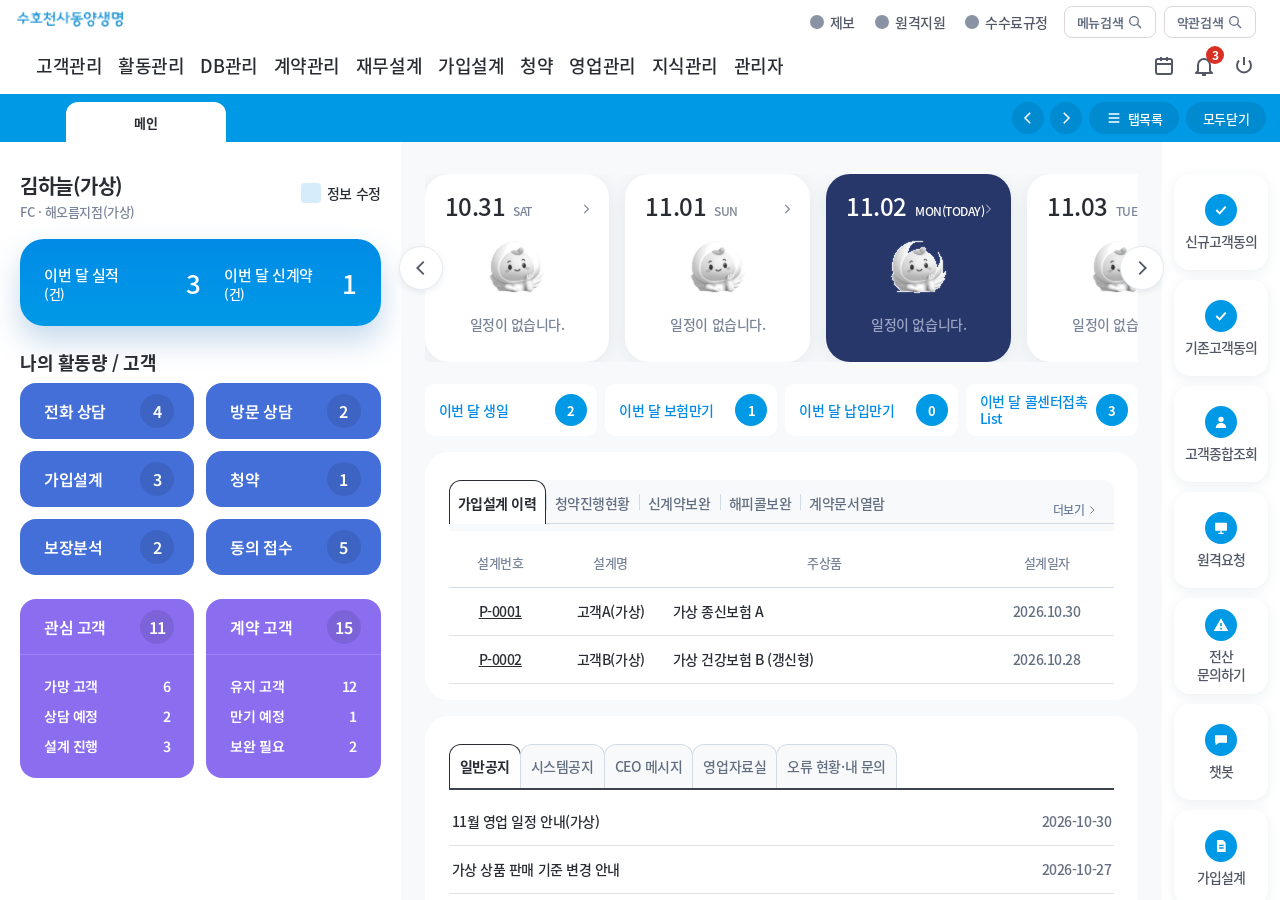
<file: src/main/resources/static/index.html>
<!doctype html>
<html lang="ko">
<head>
<meta charset="utf-8">
<meta name="viewport" content="width=device-width, initial-scale=1">
<title>SFA 메인</title>
<link rel="stylesheet" href="css/sfa-tokens.css">
<link rel="stylesheet" href="css/app.css">
<link rel="stylesheet" href="css/panel.css">
<link rel="stylesheet" href="css/intake-assistant.css">
<link rel="stylesheet" href="css/intake-quick.css">
<link rel="stylesheet" href="css/known.css">
</head>
<body>
<!-- 아이콘 모음 (외부 이미지 없이 인라인 SVG) -->
<svg width="0" height="0" style="position:absolute" aria-hidden="true">
  <symbol id="i-cal" viewBox="0 0 24 24"><rect x="4" y="5" width="16" height="15" rx="2" fill="none" stroke="currentColor" stroke-width="2"/><path d="M4 10h16M9 3v4M15 3v4" stroke="currentColor" stroke-width="2"/></symbol>
  <symbol id="i-bell" viewBox="0 0 24 24"><path d="M6 17V11a6 6 0 0 1 12 0v6l2 2H4z" fill="none" stroke="currentColor" stroke-width="2" stroke-linejoin="round"/><path d="M10 21h4" stroke="currentColor" stroke-width="2"/></symbol>
  <symbol id="i-power" viewBox="0 0 24 24"><path d="M12 3v8" stroke="currentColor" stroke-width="2"/><path d="M7 6.5a7 7 0 1 0 10 0" fill="none" stroke="currentColor" stroke-width="2"/></symbol>
  <symbol id="i-user" viewBox="0 0 24 24"><circle cx="12" cy="8" r="4" fill="currentColor"/><path d="M4 21a8 8 0 0 1 16 0z" fill="currentColor"/></symbol>
  <symbol id="i-check" viewBox="0 0 24 24"><path d="M5 12l5 5 9-10" fill="none" stroke="currentColor" stroke-width="3"/></symbol>
  <symbol id="i-doc" viewBox="0 0 24 24"><path d="M6 3h9l4 4v14H6z" fill="currentColor"/><path d="M9 11h7M9 15h7" stroke="#0099e6" stroke-width="2"/></symbol>
  <symbol id="i-shield" viewBox="0 0 24 24"><path d="M12 2l8 3v6c0 5-3.5 9-8 11-4.5-2-8-6-8-11V5z" fill="currentColor"/></symbol>
  <symbol id="i-play" viewBox="0 0 24 24"><path d="M7 4l13 8-13 8z" fill="currentColor"/></symbol>
  <symbol id="i-book" viewBox="0 0 24 24"><path d="M4 4h7v16H4zM13 4h7v16h-7z" fill="currentColor"/></symbol>
  <symbol id="i-chat" viewBox="0 0 24 24"><path d="M3 5h18v11H9l-5 4V16H3z" fill="currentColor"/></symbol>
  <symbol id="i-remote" viewBox="0 0 24 24"><rect x="3" y="4" width="18" height="12" rx="1" fill="currentColor"/><path d="M8 20h8M12 16v4" stroke="currentColor" stroke-width="2"/></symbol>
  <symbol id="i-alert" viewBox="0 0 24 24"><path d="M12 2L1 21h22z" fill="currentColor"/><path d="M12 9v5" stroke="#0099e6" stroke-width="2.4"/><circle cx="12" cy="17.5" r="1.4" fill="#0099e6"/></symbol>
  <symbol id="i-left" viewBox="0 0 24 24"><path d="M15 5l-7 7 7 7" fill="none" stroke="currentColor" stroke-width="2"/></symbol>
  <symbol id="i-right" viewBox="0 0 24 24"><path d="M9 5l7 7-7 7" fill="none" stroke="currentColor" stroke-width="2"/></symbol>
  <symbol id="i-search" viewBox="0 0 24 24"><circle cx="10.5" cy="10.5" r="6.5" fill="none" stroke="currentColor" stroke-width="2"/><path d="M15.5 15.5L21 21" stroke="currentColor" stroke-width="2"/></symbol>
  <symbol id="i-sun" viewBox="0 0 24 24"><circle cx="12" cy="12" r="8" fill="currentColor"/></symbol>
  <symbol id="i-menu" viewBox="0 0 24 24"><path d="M4 6h16M4 12h16M4 18h16" stroke="currentColor" stroke-width="2"/></symbol>
  <!-- S2 접수 패널용 -->
  <symbol id="i-close" viewBox="0 0 24 24"><path d="M6 6l12 12M18 6L6 18" stroke="currentColor" stroke-width="2.4"/></symbol>
  <symbol id="i-info" viewBox="0 0 24 24"><circle cx="12" cy="12" r="9" fill="none" stroke="currentColor" stroke-width="2"/><path d="M12 11v6" stroke="currentColor" stroke-width="2.4"/><circle cx="12" cy="7.5" r="1.4" fill="currentColor"/></symbol>
  <symbol id="i-call" viewBox="0 0 24 24"><path d="M6.6 3.5l3 3.2-1.8 2.4a11 11 0 0 0 7.1 7.1l2.4-1.8 3.2 3-1.6 2.9c-.4.7-1.2 1-2 .8A17 17 0 0 1 2.9 7.1c-.2-.8.1-1.6.8-2z" fill="currentColor"/></symbol>
  <symbol id="i-key" viewBox="0 0 24 24"><circle cx="8" cy="12" r="4" fill="none" stroke="currentColor" stroke-width="2.2"/><path d="M12 12h9M17 12v4M20 12v3" stroke="currentColor" stroke-width="2.2"/></symbol>
  <symbol id="i-pen" viewBox="0 0 24 24"><path d="M4 20l1-5L16 4l4 4L9 19z" fill="currentColor"/></symbol>
  <symbol id="i-eye" viewBox="0 0 24 24"><path d="M2 12s4-7 10-7 10 7 10 7-4 7-10 7S2 12 2 12z" fill="none" stroke="currentColor" stroke-width="2"/><circle cx="12" cy="12" r="3" fill="currentColor"/><path d="M4 20L20 4" stroke="currentColor" stroke-width="2"/></symbol>
  <symbol id="i-stop" viewBox="0 0 24 24"><circle cx="12" cy="12" r="9" fill="none" stroke="currentColor" stroke-width="2.2"/><path d="M6 18L18 6" stroke="currentColor" stroke-width="2.2"/></symbol>
  <symbol id="i-swap" viewBox="0 0 24 24"><path d="M4 8h14l-4-4M20 16H6l4 4" fill="none" stroke="currentColor" stroke-width="2.2"/></symbol>
  <symbol id="i-keyboard" viewBox="0 0 24 24"><rect x="2" y="6" width="20" height="12" rx="2" fill="none" stroke="currentColor" stroke-width="2"/><path d="M6 10h2M11 10h2M16 10h2M7 14h10" stroke="currentColor" stroke-width="2"/></symbol>
  <symbol id="i-help" viewBox="0 0 24 24"><circle cx="12" cy="12" r="9" fill="none" stroke="currentColor" stroke-width="2"/><path d="M9.5 9.5a2.5 2.5 0 1 1 3.5 2.3c-.7.3-1 .8-1 1.5V14" fill="none" stroke="currentColor" stroke-width="2"/><circle cx="12" cy="17" r="1.3" fill="currentColor"/></symbol>
</svg>

<!-- ② SFA 메인: 실제 화면 구조 재현, 데이터는 전부 가상 (ADR-012) -->
<div id="sfa">
  <header class="sfa-header">
    <a class="logo-block" data-a11y="replica" aria-label="홈"><img src="img/logo.png" alt=""></a>
    <ul class="gnb" data-a11y="replica">
      <li>고객관리</li><li>활동관리</li><li>DB관리</li><li>계약관리</li><li>재무설계</li>
      <li>가입설계</li><li>청약</li><li>영업관리</li><li>지식관리</li><li>관리자</li>
    </ul>
    <ul class="util" data-a11y="replica">
      <li><i class="util-dot"></i>제보</li><li><i class="util-dot"></i>원격지원</li><li><i class="util-dot"></i>수수료규정</li>
    </ul>
    <div class="search-btns" data-a11y="replica">
      <button type="button" class="search-btn">메뉴검색<svg><use href="#i-search"/></svg></button>
      <button type="button" class="search-btn">약관검색<svg><use href="#i-search"/></svg></button>
    </div>
    <div class="icon-group" data-a11y="sfa">
      <button type="button" class="icon-btn" aria-label="스케줄"><svg><use href="#i-cal"/></svg></button>
      <button type="button" class="icon-btn" id="alarm-btn" aria-label="알림" aria-haspopup="dialog" data-entry="alarm">
        <svg><use href="#i-bell"/></svg>
        <span class="badge" id="alarm-badge" data-a11y="badge" hidden></span>
      </button>
      <button type="button" class="icon-btn" aria-label="로그아웃"><svg><use href="#i-power"/></svg></button>
      <div class="alarm-pop" id="alarm-pop" role="dialog" aria-label="알림" hidden>
        <div class="alarm-head" data-a11y="new">내 문의 경과</div>
        <ul class="alarm-list" id="alarm-list" data-a11y="new"></ul>
        <p class="alarm-empty" id="alarm-empty" data-a11y="new" hidden>새 알림이 없어요</p>
      </div>
    </div>
  </header>

  <nav class="sfa-tabbar" data-a11y="replica" aria-label="열린 화면">
    <span class="main-tab">메인</span>
    <span class="tabbar-tools">
      <button type="button" class="tb-round" aria-label="이전 탭"><svg><use href="#i-left"/></svg></button>
      <button type="button" class="tb-round" aria-label="다음 탭"><svg><use href="#i-right"/></svg></button>
      <button type="button" class="tb-text t-list"><svg><use href="#i-menu"/></svg>탭목록</button>
      <button type="button" class="tb-text t-close">모두닫기</button>
    </span>
  </nav>

  <div class="sfa-body">
    <!-- 왼쪽: 사용자·실적·활동량 -->
    <aside class="col-left" data-a11y="replica">
      <div class="profile">
        <div class="profile-who">
          <div class="profile-name" id="profile-name"></div>
          <div class="profile-sub" id="profile-sub"></div>
        </div>
        <button type="button" class="profile-btn"><i class="profile-btn-ico"></i>정보 수정</button>
      </div>
      <div class="perf-card" id="perf"></div>
      <h2 class="act-title">나의 활동량 / 고객</h2>
      <div class="act-grid" id="activity"></div>
      <div class="cust-grid" id="customers"></div>
    </aside>

    <!-- 가운데: 날짜 카드·요약·업무 탭·공지·배너 -->
    <main class="col-center">
      <section class="days" data-a11y="replica" aria-label="일정">
        <button type="button" class="day-arrow prev" aria-label="이전 날짜"><svg><use href="#i-left"/></svg></button>
        <div class="days-view" data-clip-ok="1"><div class="days-track" id="days"></div></div>
        <button type="button" class="day-arrow next" aria-label="다음 날짜"><svg><use href="#i-right"/></svg></button>
      </section>

      <section class="pills" id="pills" data-a11y="replica" aria-label="이번 달 요약"></section>

      <section class="card work-card" data-a11y="replica">
        <div class="work-head">
          <ul class="seg-tabs" id="work-tabs">
            <li><button type="button" class="stab is-on">가입설계 이력</button></li>
            <li><button type="button" class="stab">청약진행현황</button></li>
            <li><button type="button" class="stab">신계약보완</button></li>
            <li><button type="button" class="stab">해피콜보완</button></li>
            <li><button type="button" class="stab">계약문서열람</button></li>
          </ul>
          <button type="button" class="more">더보기<svg><use href="#i-right"/></svg></button>
        </div>
        <table class="grid">
          <colgroup><col style="width:15.5%"><col style="width:17.7%"><col style="width:46.5%"><col></colgroup>
          <thead><tr><th>설계번호</th><th>설계명</th><th>주상품</th><th>설계일자</th></tr></thead>
          <tbody id="design-rows"></tbody>
        </table>
      </section>

      <div class="bottom-row">
        <section class="card notice-card">
          <ul class="tabs tabs-fit" id="notice-tabs" data-a11y="sfa">
            <li><button type="button" class="tab is-on" data-sfa="tab" data-board="general">일반공지</button></li>
            <li><button type="button" class="tab" data-sfa="tab" data-board="system">시스템공지</button></li>
            <li><button type="button" class="tab" data-sfa="tab" data-board="ceo">CEO 메시지</button></li>
            <li><button type="button" class="tab" data-sfa="tab" data-board="sales">영업자료실</button></li>
            <li><button type="button" class="tab tab-auto" data-sfa="tab" data-entry="tab" data-board="known">오류 현황·내 문의</button></li>
          </ul>
          <ul class="board" id="board" data-a11y="replica"></ul>
        </section>
        <section class="banner" data-a11y="replica" data-clip-ok="1" aria-label="안내 배너">
          <i class="bn-dot d1"></i><i class="bn-dot d2"></i><i class="bn-dot d3"></i><i class="bn-dot d4"></i>
          <span class="bn-small">가상 배너</span>
          <span class="bn-big">새 상품 <b>미리보기</b> 안내</span>
          <span class="bn-sub">가상 종신보험 A 출시 안내(가상)</span>
        </section>
      </div>
    </main>

    <!-- 오른쪽: 퀵메뉴 (전산 문의하기는 원격요청·챗봇 사이, 1280×800 첫 화면에서도 보이는 5번째) -->
    <aside class="col-quick">
      <ul class="quick" data-a11y="sfa">
        <li><button type="button" class="quick-btn" data-sfa="quick"><span class="quick-ico"><svg><use href="#i-check"/></svg></span><span class="quick-label">신규고객동의</span></button></li>
        <li><button type="button" class="quick-btn" data-sfa="quick"><span class="quick-ico"><svg><use href="#i-check"/></svg></span><span class="quick-label">기존고객동의</span></button></li>
        <li><button type="button" class="quick-btn" data-sfa="quick"><span class="quick-ico"><svg><use href="#i-user"/></svg></span><span class="quick-label">고객종합조회</span></button></li>
        <li><button type="button" class="quick-btn" data-sfa="quick"><span class="quick-ico"><svg><use href="#i-remote"/></svg></span><span class="quick-label">원격요청</span></button></li>
        <li><button type="button" class="quick-btn" data-sfa="quick" data-entry="quick" data-panel="intake"
                    aria-haspopup="dialog" aria-controls="intake-panel" aria-expanded="false"><span class="quick-ico"><svg><use href="#i-alert"/></svg></span><span class="quick-label" id="quick-intake-label">전산<br>문의하기</span></button></li>
        <li><button type="button" class="quick-btn" data-sfa="quick"><span class="quick-ico"><svg><use href="#i-chat"/></svg></span><span class="quick-label">챗봇</span></button></li>
        <li><button type="button" class="quick-btn" data-sfa="quick"><span class="quick-ico"><svg><use href="#i-doc"/></svg></span><span class="quick-label">가입설계</span></button></li>
        <li><button type="button" class="quick-btn" data-sfa="quick"><span class="quick-ico"><svg><use href="#i-shield"/></svg></span><span class="quick-label">상세 보장분석</span></button></li>
        <li><button type="button" class="quick-btn" data-sfa="quick"><span class="quick-ico"><svg><use href="#i-play"/></svg></span><span class="quick-label">교육방송</span></button></li>
        <li><button type="button" class="quick-btn" data-sfa="quick"><span class="quick-ico"><svg><use href="#i-book"/></svg></span><span class="quick-label">UW 매뉴얼</span></button></li>
      </ul>
    </aside>
  </div>
</div>

<!-- ③ 안내 상자 (새 요소) -->
<div class="notice-box" id="notice-box" role="dialog" aria-labelledby="notice-title" data-a11y="new" hidden>
  <h2 id="notice-title">다음 단계에서 구현됩니다</h2>
  <p id="notice-text">이 화면은 다음 단계에서 만들어요.</p>
  <button type="button" class="btn-primary" id="notice-close">닫기</button>
</div>

<!-- ④ S2 접수 패널 (새 요소, 오른쪽에서 열림). 내용은 js/intake-panel.js 가 그린다 -->
<div class="pn-scrim" id="pn-scrim" hidden></div>
<section class="pn" id="intake-panel" role="dialog" aria-modal="true" aria-labelledby="pn-title" data-a11y="new" hidden>
  <header class="pn-head">
    <span class="pn-ico"><svg aria-hidden="true"><use href="#i-alert"/></svg></span>
    <h2 id="pn-title">전산 문의하기</h2>
    <button type="button" class="pn-btn-2 pq-mode" id="pn-mode-toggle" data-act="assistant" hidden>AI 모드</button>
    <button type="button" class="pn-close" id="pn-close" aria-label="닫기"><svg aria-hidden="true"><use href="#i-close"/></svg><span>닫기</span></button>
  </header>
  <div class="pn-proxy" id="pn-proxy" hidden>
    <label for="pn-proxy-select">누구의 접수인가요?</label>
    <select id="pn-proxy-select"></select>
  </div>
  <div class="pn-steps" id="pn-steps">
    <p class="pn-steps-text" id="pn-steps-text" aria-live="polite"></p>
    <ol class="pn-track" id="pn-track" aria-hidden="true"></ol>
  </div>
  <span class="pn-sr-only" id="pn-assist-status" role="status"></span>
  <div class="pn-body" id="pn-body"></div>
  <div class="pn-foot" id="pn-foot"></div>
</section>

<!-- ⑤ S3 알려진 오류·내 신고 패널 (새 요소, ADR-015). S2 패널과 같은 틀. 내용은 js/known-panel.js 가 그린다 -->
<div class="pn-scrim" id="kn-scrim" hidden></div>
<section class="pn kn" id="known-panel" role="dialog" aria-modal="true" aria-labelledby="kn-title" data-a11y="new" hidden>
  <header class="pn-head">
    <span class="pn-ico"><svg aria-hidden="true"><use href="#i-bell"/></svg></span>
    <h2 id="kn-title">오류 현황·내 문의</h2>
    <button type="button" class="pn-close" id="kn-close"><svg aria-hidden="true"><use href="#i-close"/></svg>닫기</button>
  </header>
  <div class="kn-tabs" role="tablist" aria-label="보기 고르기">
    <button type="button" role="tab" class="kn-tab" id="kn-tab-known" data-tab="known" aria-controls="kn-body">오류 현황</button>
    <button type="button" role="tab" class="kn-tab" id="kn-tab-mine" data-tab="mine" aria-controls="kn-body">내 문의</button>
    <button type="button" role="tab" class="kn-tab" id="kn-tab-team" data-tab="team" aria-controls="kn-body" hidden>지점 문의 현황</button>
  </div>
  <div class="pn-body" id="kn-body" role="tabpanel" tabindex="-1"></div>
</section>

<script src="js/fixtures/users.js"></script>
<script src="js/fixtures/notifications.js"></script>
<script src="js/fixtures/sfa-home.js"></script>
<script src="js/fixtures/intake.js"></script>
<script src="js/fixtures/defects.js"></script>
<script src="js/fixtures/intake-assistant.js"></script>
<script src="js/fixtures/reports.js"></script>
<script src="js/fixtures/intake-diagnostics.js"></script>
<script src="js/intake-demo-store.js"></script>
<script src="js/intake-diagnostics-view.js"></script>
<script src="js/intake-draft-rules.js"></script>
<script src="js/intake-facts.js"></script>
<script src="js/fixtures/business-routes.js"></script>
<script src="js/api-client.js"></script>
<script src="js/notice-tracks.js"></script>
<script src="js/sfa-mock.js"></script>
<script src="js/intake-attachment.js"></script>
<script src="js/intake-quick.js"></script>
<script src="js/intake-panel.js"></script>
<script src="js/known-panel.js"></script>
<script>
  // ?selftest=1 일 때만 화면 자체 검사를 불러온다 (docs/06-ui-spec.md 11절)
  if (/[?&]selftest=1(&|$)/.test(location.search)) {
    var s = document.createElement('script');
    s.src = 'js/dev/selftest.js';
    document.body.appendChild(s);
  }
</script>
</body>
</html>
</file>
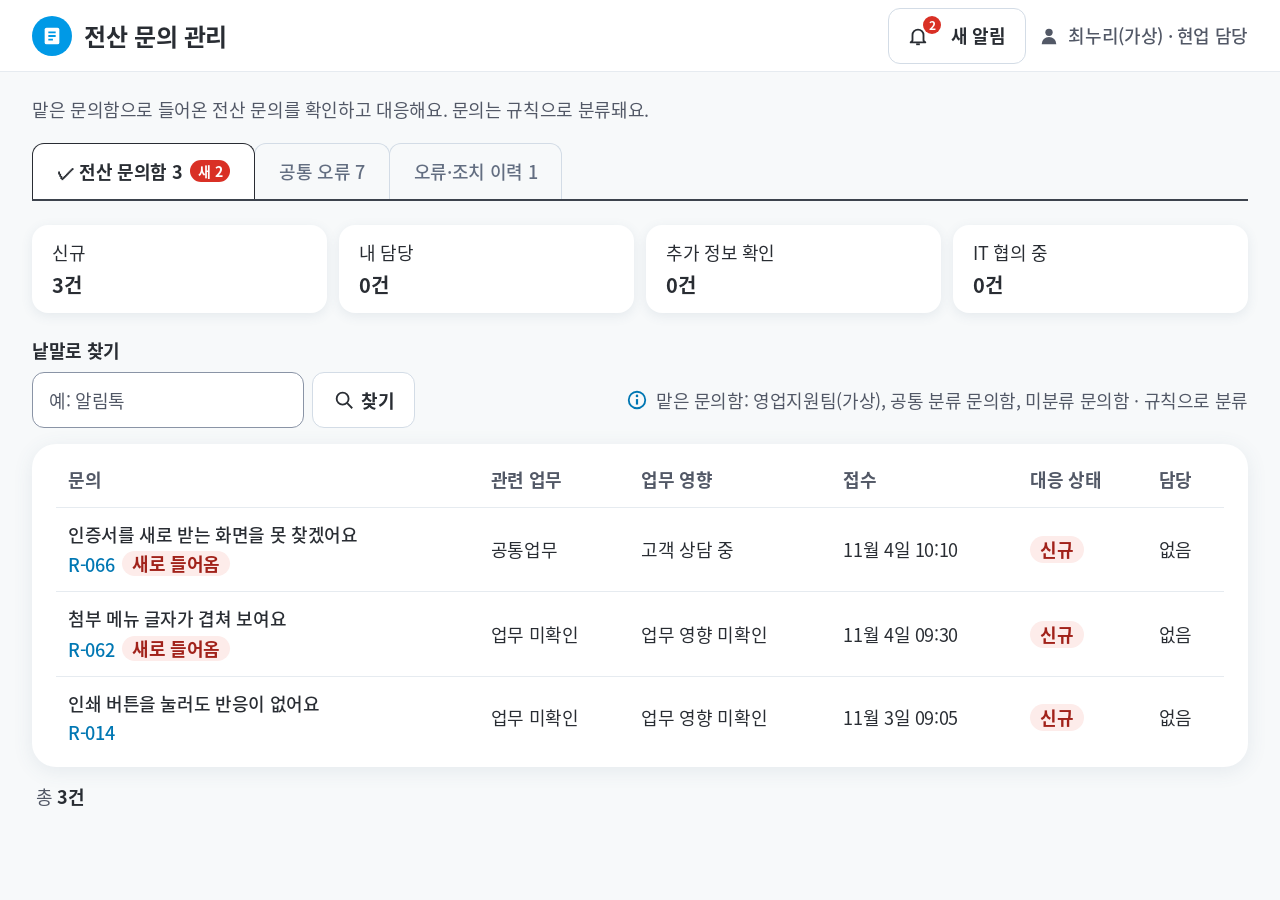
<file: src/main/resources/static/ledger.html>
<!doctype html>
<html lang="ko">
<head>
<meta charset="utf-8">
<meta name="viewport" content="width=device-width, initial-scale=1">
<title>전산 문의 관리</title>
<link rel="stylesheet" href="css/sfa-tokens.css">
<link rel="stylesheet" href="css/app.css">
<link rel="stylesheet" href="css/panel.css">
<link rel="stylesheet" href="css/known.css">
<link rel="stylesheet" href="css/ledger.css">
<link rel="stylesheet" href="css/intake-quick.css">
</head>
<body class="ld-page" data-screen="ledger">
<!-- 아이콘 모음 (외부 이미지 없이 인라인 SVG) -->
<svg width="0" height="0" style="position:absolute" aria-hidden="true">
  <symbol id="i-ledger" viewBox="0 0 24 24"><rect x="4" y="3" width="16" height="18" rx="2" fill="currentColor"/><path d="M8 8h8M8 12h8M8 16h5" stroke="#0099e6" stroke-width="2"/></symbol>
  <symbol id="i-close" viewBox="0 0 24 24"><path d="M6 6l12 12M18 6L6 18" stroke="currentColor" stroke-width="2.4"/></symbol>
  <symbol id="i-info" viewBox="0 0 24 24"><circle cx="12" cy="12" r="9" fill="none" stroke="currentColor" stroke-width="2"/><path d="M12 11v6" stroke="currentColor" stroke-width="2.4"/><circle cx="12" cy="7.5" r="1.4" fill="currentColor"/></symbol>
  <symbol id="i-check" viewBox="0 0 24 24"><path d="M5 12l5 5 9-10" fill="none" stroke="currentColor" stroke-width="3"/></symbol>
  <symbol id="i-bell" viewBox="0 0 24 24"><path d="M6 17V11a6 6 0 0 1 12 0v6l2 2H4z" fill="none" stroke="currentColor" stroke-width="2" stroke-linejoin="round"/><path d="M10 21h4" stroke="currentColor" stroke-width="2"/></symbol>
  <symbol id="i-swap" viewBox="0 0 24 24"><path d="M4 8h14l-4-4M20 16H6l4 4" fill="none" stroke="currentColor" stroke-width="2.2"/></symbol>
  <symbol id="i-link" viewBox="0 0 24 24"><path d="M10 14a4 4 0 0 0 5.7 0l3-3a4 4 0 0 0-5.7-5.7l-1 1M14 10a4 4 0 0 0-5.7 0l-3 3a4 4 0 0 0 5.7 5.7l1-1" fill="none" stroke="currentColor" stroke-width="2.2"/></symbol>
  <symbol id="i-back" viewBox="0 0 24 24"><path d="M9 7L4 12l5 5M4 12h12a4 4 0 0 1 0 8h-2" fill="none" stroke="currentColor" stroke-width="2.2"/></symbol>
  <symbol id="i-spark" viewBox="0 0 24 24"><path d="M12 3l2 5.5L19.5 10 14 12l-2 5.5L10 12 4.5 10 10 8.5z" fill="currentColor"/><path d="M18.5 15l.8 2 2 .8-2 .8-.8 2-.8-2-2-.8 2-.8z" fill="currentColor"/></symbol>
  <symbol id="i-warn" viewBox="0 0 24 24"><path d="M12 3l10 18H2z" fill="none" stroke="currentColor" stroke-width="2" stroke-linejoin="round"/><path d="M12 10v5" stroke="currentColor" stroke-width="2.4"/><circle cx="12" cy="18" r="1.3" fill="currentColor"/></symbol>
  <symbol id="i-search" viewBox="0 0 24 24"><circle cx="10.5" cy="10.5" r="6.5" fill="none" stroke="currentColor" stroke-width="2"/><path d="M15.5 15.5L21 21" stroke="currentColor" stroke-width="2"/></symbol>
  <symbol id="i-user"viewBox="0 0 24 24"><circle cx="12" cy="8" r="4" fill="currentColor"/><path d="M4 21a8 8 0 0 1 16 0z" fill="currentColor"/></symbol>
</svg>

<!-- ① 페이지 머리 (SFA 밖 화면: SFA 헤더·파란 탭 바를 흉내 내지 않는다, 06번 0절 3항) -->
<header class="ld-top" data-a11y="new">
  <span class="pn-ico"><svg aria-hidden="true"><use href="#i-ledger"/></svg></span>
  <h1 class="ld-brand">전산 문의 관리</h1>
  <!-- 담당자 알림 (ADR-017·030): S1 알림 아이콘 + 숫자 배지, 누르면 S1 알림 팝업 모양의 목록(신규 문의·IT 협의 요청) -->
  <div class="ld-alarm-wrap">
    <button type="button" class="pn-btn-2 ld-alarm" id="ld-alarm" aria-haspopup="true" aria-expanded="false" aria-controls="ld-alarm-pop">
      <span class="ld-alarm-ico"><svg aria-hidden="true"><use href="#i-bell"/></svg><span class="badge" id="ld-alarm-badge" data-a11y="badge" hidden></span></span>
      <span id="ld-alarm-text">새 알림</span>
    </button>
    <div class="alarm-pop ld-alarm-pop" id="ld-alarm-pop" role="region" aria-labelledby="ld-alarm-head" hidden>
      <div class="alarm-head" id="ld-alarm-head"></div>
      <ul class="alarm-list" id="ld-alarm-list"></ul>
    </div>
  </div>
  <p class="ld-viewer"><svg aria-hidden="true"><use href="#i-user"/></svg><span id="ld-viewer"></span></p>
</header>

<!-- ② 목록 (탭 → 필터 → 표 카드 → 총 건수). 내용은 js/ledger.js 가 그린다 -->
<main class="ld-main" data-a11y="new">
  <p class="ld-lead" id="ld-lead"></p>
  <!-- 탭은 역할별로 js/ledger.js 가 그린다(ADR-030): 현업 [전산 문의함]·IT [IT 협의 요청] · [공통 오류] · [오류·조치 이력] -->
  <div class="ld-tabs" role="tablist" aria-label="목록 고르기" id="ld-tabs"></div>
  <section class="ld-view" id="ld-view" role="tabpanel"></section>
</main>

<!-- ③ 상세 패널 (S2·S3와 같은 틀: 오른쪽 520px) -->
<div class="pn-scrim" id="ld-scrim" hidden></div>
<section class="pn kn ld-panel" id="ledger-panel" role="dialog" aria-modal="true" aria-labelledby="ld-panel-title" data-a11y="new" hidden>
  <header class="pn-head">
    <span class="pn-ico"><svg aria-hidden="true"><use href="#i-ledger"/></svg></span>
    <h2 id="ld-panel-title"></h2>
    <button type="button" class="pn-close" id="ld-close"><svg aria-hidden="true"><use href="#i-close"/></svg>닫기</button>
  </header>
  <div class="pn-body" id="ld-body"></div>
  <div class="pn-foot" id="ld-foot"></div>
</section>

<!-- ④ 가운데 대화상자 (상태 바꾸기·관련 오류 연결·담당자 대응·ITGS 요청 초안) -->
<div class="pn-scrim ld-dlg-scrim" id="ld-dlg-scrim" hidden></div>
<section class="pn ld-dlg" id="ledger-dialog" role="dialog" aria-modal="true" aria-labelledby="ld-dlg-title" data-a11y="new" hidden>
  <header class="pn-head">
    <span class="pn-ico"><svg aria-hidden="true"><use href="#i-swap"/></svg></span>
    <h2 id="ld-dlg-title"></h2>
    <button type="button" class="pn-close" id="ld-dlg-close"><svg aria-hidden="true"><use href="#i-close"/></svg>닫기</button>
  </header>
  <div class="pn-steps" id="ld-dlg-steps">
    <p class="pn-steps-text" id="ld-dlg-steps-text" aria-live="polite"></p>
    <ol class="pn-track" id="ld-dlg-track" aria-hidden="true"></ol>
  </div>
  <div class="pn-body" id="ld-dlg-body"></div>
  <div class="pn-foot" id="ld-dlg-foot"></div>
</section>

<script src="js/fixtures/users.js"></script>
<script src="js/fixtures/defects.js"></script>
<script src="js/fixtures/intake-diagnostics.js"></script>
<script src="js/intake-demo-store.js"></script>
<script src="js/intake-diagnostics-view.js"></script>
<script src="js/intake-draft-rules.js"></script>
<script src="js/fixtures/intake.js"></script>
<script src="js/fixtures/intake-assistant.js"></script>
<script src="js/intake-facts.js"></script>
<script src="js/fixtures/business-routes.js"></script>
<script src="js/api-client.js"></script>
<script src="js/notice-tracks.js"></script>
<script src="js/ledger.js"></script>
<script>
  // ?selftest=1 일 때만 화면 자체 검사를 불러온다 (docs/06-ui-spec.md 11절)
  if (/[?&]selftest=1(&|$)/.test(location.search)) {
    var s = document.createElement('script');
    s.src = 'js/dev/selftest.js';
    document.body.appendChild(s);
  }
</script>
</body>
</html>
</file>
<file: src/main/resources/static/css/sfa-tokens.css>
/* 기존 SFA 화면 재현 (ADR-012, docs/06-ui-spec.md 0-1절·3절).
   값은 원본 화면(1888×952)을 Playwright 로 열어 잰 요소별 위치·크기·색·글꼴 수치 기준.
   진입점은 원래 있던 것처럼 보여야 하므로 이 파일의 값만 쓴다. 새 요소 값은 app.css. */
@font-face { font-family: "Noto Sans KR"; font-weight: 400; src: local("Noto Sans KR Regular"), url(../fonts/NotoSansKR-400.woff2) format("woff2"); }
@font-face { font-family: "Noto Sans KR"; font-weight: 500; src: local("Noto Sans KR Medium"), url(../fonts/NotoSansKR-500.woff2) format("woff2"); }
@font-face { font-family: "Noto Sans KR"; font-weight: 600; src: local("Noto Sans KR SemiBold"), url(../fonts/NotoSansKR-600.woff2) format("woff2"); }
@font-face { font-family: "Noto Sans KR"; font-weight: 700; src: local("Noto Sans KR Bold"), url(../fonts/NotoSansKR-700.woff2) format("woff2"); }

:root {
  --sfa-font: "Noto Sans KR", dotum, "Malgun Gothic", "맑은 고딕", "Apple SD Gothic Neo", sans-serif;
  --sfa-accent: #0099e6;          /* 탭 바·퀵메뉴 아이콘 원·요약 숫자 원 (새 요소의 글자 배경으로는 쓰지 않음) */
  --sfa-text: #292d33;
  --sfa-text-2: #292c33;
  --sfa-sub: #525866;
  --sfa-dim: #636e81;
  --sfa-dim-2: #7a8599;
  --sfa-center-bg: #f7f9fa;       /* 가운데 열 바탕 */

  --sfa-header-h: 56px;
  --sfa-header-bg: #fff;
  --sfa-menu-size: 18px;
  --sfa-menu-weight: 500;
  --sfa-util-size: 14px;
  --sfa-util-weight: 500;
  --sfa-icon-btn: 40px;

  --sfa-tabbar-h: 48px;           /* 전체 폭 파란 탭 바 */
  --sfa-tabbar-bg: #0099e6;
  --sfa-tabbar-btn: #008acf;

  --sfa-perf-bg: linear-gradient(180deg, #008be6 0%, #0099e6 100%);   /* 큰 실적 카드 */
  --sfa-act-bg: #446fd8;          /* 활동량 카드(남색 계열) */
  --sfa-cust-bg: #8b6ef0;         /* 고객 카드(보라) */
  --sfa-today-bg: #273769;        /* 오늘 날짜 카드 */
  --sfa-num-bg: rgba(0, 0, 0, .1);

  --sfa-popup-w: 320px;
  --sfa-popup-radius: 12px;
  --sfa-popup-border: #e6ebf0;
  --sfa-popup-shadow: 0 5px 15px rgba(163, 177, 204, .2);

  --sfa-quick-h: 96px;
  --sfa-quick-radius: 16px;
  --sfa-quick-shadow: 0 3px 12px rgba(64, 96, 128, .1);
  --sfa-quick-shadow-hover: 0 3px 12px rgba(64, 96, 128, .3);
  --sfa-quick-font: 14px;
  --sfa-quick-line: 18px;
  --sfa-quick-icon: 32px;
  --sfa-quick-gap: 10px;

  --sfa-tab-w: 126px;             /* 업무 탭 폭 */
  --sfa-tab-h: 44px;
  --sfa-tab-bg: #f7f9fa;
  --sfa-tab-border: #d3dce6;
  --sfa-tab-radius: 12px;
  --sfa-tab-rule: #3d434d;          /* 공지 탭 줄 아래 2px 선 */
  --sfa-tab-font: 14px;
  --sfa-tab-color: #636e81;
  --sfa-tab-active-bg: #fff;
  --sfa-tab-active-color: #292c33;

  --sfa-card-bg: #fff;
  --sfa-card-radius: 24px;
  --sfa-card-shadow: 0 4px 20px rgba(64, 96, 128, .1);
}

* { box-sizing: border-box; }
html, body { margin: 0; height: 100%; }
body { font-family: var(--sfa-font); color: var(--sfa-text); background: #fff; letter-spacing: -.448px;
  display: flex; flex-direction: column; overflow: hidden; }
button { font-family: inherit; letter-spacing: inherit; }
ul { margin: 0; padding: 0; list-style: none; }
svg { display: block; }

#sfa { flex: 1 1 auto; min-height: 0; display: flex; flex-direction: column; }

/* ---------- 상단 헤더 ---------- */
.sfa-header {
  display: flex; align-items: center; flex: none;
  height: var(--sfa-header-h); padding: 0 16px;
  background: var(--sfa-header-bg); position: relative; z-index: 5;
}
.logo-block { width: 123px; height: 28px; flex: none; display: flex; align-items: center; }
.logo-block img { width: 108px; height: auto; display: block; }
.gnb { display: flex; flex: 1 1 auto; min-width: 0; gap: 0 34px; padding-left: 40px; }
.gnb li { font-size: var(--sfa-menu-size); font-weight: var(--sfa-menu-weight); color: var(--sfa-text);
  white-space: nowrap; line-height: var(--sfa-header-h); }
.util { display: flex; gap: 0 20px; flex: none; margin-right: 16px; }
.util li { display: flex; align-items: center; gap: 6px; font-size: var(--sfa-util-size); font-weight: var(--sfa-util-weight);
  color: var(--sfa-sub); white-space: nowrap; }
.util-dot { width: 14px; height: 14px; border-radius: 50%; background: #8a93a3; }
.search-btns { display: flex; gap: 8px; flex: none; margin-right: 8px; }
.search-btn { display: flex; align-items: center; justify-content: center; gap: 4px; width: 92px; height: 32px;
  border: 1px solid #ddd5d9; border-radius: 8px; background: #fff; padding: 0;
  font-size: 13px; font-weight: 600; color: #636e81; cursor: pointer; }
.search-btn svg { width: 16px; height: 16px; }
.icon-group { display: flex; flex: none; position: relative; }
.icon-btn { position: relative; width: var(--sfa-icon-btn); height: var(--sfa-icon-btn); border-radius: 50%;
  border: 0; background: none; padding: 0; display: flex; align-items: center; justify-content: center;
  color: #525866; cursor: pointer; }
.icon-btn:hover { background: #f2f5f8; }
.icon-btn svg { width: 24px; height: 24px; }
/* 좁은 화면(1600 미만): 유틸리티를 헤더 위 얇은 줄로 옮겨 가로 넘침을 막는다 */
@media (max-width: 1599px) {
  .sfa-header { height: auto; min-height: var(--sfa-header-h); flex-wrap: wrap; row-gap: 0; }
  .logo-block { order: -3; }
  .util { order: -2; }
  .search-btns { order: -1; }
  .util { margin-left: auto; padding-top: 6px; }
  .search-btns { padding-top: 6px; }
  .gnb { gap: 0 16px; padding-left: 20px; }
}

/* 알림 팝업 (기존 모양) */
.alarm-pop { position: absolute; top: 48px; right: 0; width: var(--sfa-popup-w);
  background: #fff; border: 1px solid var(--sfa-popup-border); border-radius: var(--sfa-popup-radius);
  box-shadow: var(--sfa-popup-shadow); overflow: hidden; z-index: 20; }

/* ---------- 파란 탭 바 ---------- */
.sfa-tabbar { flex: none; height: var(--sfa-tabbar-h); background: var(--sfa-tabbar-bg);
  display: flex; align-items: flex-end; justify-content: space-between; padding: 0 14px 0 66px; position: relative; z-index: 2; }
.main-tab { width: 160px; height: 40px; border-radius: 12px 12px 0 0; background: #fff;
  display: flex; align-items: center; justify-content: center; font-size: 13px; font-weight: 700; color: var(--sfa-text-2); }
.tabbar-tools { align-self: center; display: flex; align-items: center; gap: 0 6px; }
.tb-round { width: 32px; height: 32px; border-radius: 50%; border: 0; padding: 7px; background: var(--sfa-tabbar-btn);
  color: #fff; cursor: pointer; }
.tb-round svg { width: 18px; height: 18px; }
.tb-text { display: flex; align-items: center; justify-content: center; gap: 6px; height: 32px; border: 0; border-radius: 16px;
  background: var(--sfa-tabbar-btn); color: #fff; font-size: 13px; font-weight: 500; cursor: pointer; padding: 0 12px; }
.tb-text.t-list { width: 90px; margin-left: 1px; }
.tb-text.t-close { width: 80px; margin-left: 1px; }
.tb-text svg { width: 16px; height: 16px; }

/* ---------- 본문 3열 (원본처럼 한 덩어리가 같이 스크롤) ---------- */
.sfa-body { flex: 1 1 auto; min-height: 0; overflow-y: auto; display: grid;
  grid-template-columns: 31.3% minmax(0, 1fr) 9.2%; grid-template-rows: auto; }
/* 행 높이 auto: 내용이 짧으면 늘어나 보이는 높이를 채우고(align-content 기본 stretch), 길면 내용만큼 커진다.
   minmax(100%, max-content) 는 스크롤 상자 안에서 남는 공간이 0 이라 보이는 높이에 고정돼 스크롤하면 열 바탕이 끊겼다. */
.col-left, .col-center, .col-quick { min-width: 0; }
.col-left { background: #fff; padding: 32px; }
.col-center { background: var(--sfa-center-bg); padding: 32px; }
.col-quick { background: #fff; padding: 32px 32px 40px; }

/* 왼쪽: 사용자 */
.profile { display: flex; justify-content: space-between; align-items: flex-start; height: 41px; }
.profile-name { font-size: 20px; font-weight: 700; line-height: 24px; color: var(--sfa-text-2); }
.profile-sub { font-size: 13px; line-height: 19px; margin-top: 4px; font-weight: 500; color: var(--sfa-dim-2); }
.profile-btn { display: flex; align-items: center; gap: 6px; margin: 9px 0 0 0; border: 0; background: none; padding: 0;
  font-size: 14px; font-weight: 500; color: var(--sfa-text-2); cursor: pointer; }
.profile-btn-ico { width: 20px; height: 20px; border-radius: 4px; background: #d6ecfb; }

/* 큰 파란 실적 카드 */
.perf-card { margin-top: 24px; height: 87px; border-radius: 24px; background: var(--sfa-perf-bg); padding: 25px 24px;
  box-shadow: 0 15px 30px rgba(64, 128, 191, .3); display: grid; grid-template-columns: 1fr 1fr; color: #fff; }
.perf-cell { display: flex; align-items: flex-start; justify-content: space-between; }
.perf-cell + .perf-cell { padding-left: 24px; }
.perf-label { font-size: 15px; line-height: 22px; font-weight: 500; word-break: keep-all; }
.perf-label small { display: block; font-size: 13px; line-height: 15px; }
.perf-value { font-size: 26px; line-height: 22px; font-weight: 500; margin-top: 8px; }

/* 나의 활동량 / 고객 */
.act-title { margin: 24px 0 8px; font-size: 18px; line-height: 25px; font-weight: 700; color: var(--sfa-text-2); }
.act-grid { display: grid; grid-template-columns: 1fr 1fr; gap: 12px; }
.act-card { height: 56px; border-radius: 16px; background: var(--sfa-act-bg); color: #fff;
  display: flex; align-items: center; justify-content: space-between; padding: 0 20px 0 24px;
  font-size: 16px; font-weight: 600; }
.num { flex: none; min-width: 34px; height: 34px; border-radius: 50%; background: var(--sfa-num-bg); font-size: 16px; font-weight: 600;
  display: flex; align-items: center; justify-content: center; }
.cust-grid { margin-top: 24px; display: grid; grid-template-columns: 1fr 1fr; gap: 12px; }
.cust-card { height: 179px; border-radius: 16px; background: var(--sfa-cust-bg); color: #fff; }
.cust-head { display: flex; justify-content: space-between; align-items: center; height: 56px; padding: 0 20px 0 24px;
  font-size: 16px; font-weight: 600; border-bottom: 1px solid rgba(255, 255, 255, .15); }
.cust-card ul { padding: 16px 0; }
.cust-card li { display: flex; justify-content: space-between; align-items: center; height: 30px; padding: 0 24px; font-size: 14px; font-weight: 600; }
.cust-card li b { font-weight: 600; }

/* 가운데: 날짜 카드 슬라이더 */
.days { position: relative; height: 188px; }
.days-view { height: 100%; overflow: hidden; }
.days-track { display: flex; gap: 16px; height: 188px; }
.day-card { flex: 0 0 25.9%; height: 100%; position: relative; border-radius: 24px; background: #fff;
  box-shadow: var(--sfa-card-shadow); padding: 24px; }
.day-head { display: flex; align-items: baseline; gap: 8px; }
.day-date { font-size: 24px; line-height: 24px; font-weight: 500; color: var(--sfa-text-2); }
.day-wd { font-size: 14px; font-weight: 500; color: var(--sfa-dim-2); }
.day-go { position: absolute; top: 28px; right: 24px; width: 14px; height: 14px; color: #7a8599; }
.day-go svg, .day-ico svg { width: 100%; height: 100%; }
.day-ico { position: absolute; left: 50%; top: 66px; width: 58px; height: 55px; margin-left: -29px; }
.day-ico img { width: 100%; height: 100%; object-fit: contain; display: block; }
.day-msg { position: absolute; left: 0; right: 0; top: 140px; text-align: center; font-size: 14px; font-weight: 500; color: var(--sfa-dim-2); }
.day-card.is-today { background: var(--sfa-today-bg); }
.is-today .day-date, .is-today .day-wd { color: #fff; }
.is-today .day-msg { color: #9aa4c4; }
.is-today .day-go { color: #8b95b8; }
.day-arrow { position: absolute; top: 50%; margin-top: -22px; width: 44px; height: 44px; border: 1px solid #e6ebf0; border-radius: 50%;
  padding: 10px; background: #fff; box-shadow: 0 2px 6px rgba(64, 96, 128, .1); color: #525866; cursor: pointer; z-index: 1; }
.day-arrow svg { width: 22px; height: 22px; }
.day-arrow.prev { left: -26px; }
.day-arrow.next { right: -26px; }

/* 요약 알약 4개 */
.pills { margin-top: 22px; display: grid; grid-template-columns: repeat(4, minmax(0, 1fr)); gap: 8px; }
.pill { height: 52px; border-radius: 10px; background: #fff;
  display: flex; align-items: center; justify-content: space-between; padding: 0 16px; gap: 6px;
  font-size: 15px; font-weight: 500; color: #018be6; white-space: nowrap; }
.pill b { flex: none; width: 32px; height: 32px; border-radius: 50%; background: var(--sfa-accent); color: #fff;
  display: flex; align-items: center; justify-content: center; font-size: 13px; font-weight: 700; }

/* 콘텐츠 카드 */
.card { background: var(--sfa-card-bg); border-radius: var(--sfa-card-radius); }

/* 업무 탭 카드 */
.work-card { position: relative; margin-top: 16px; height: 356px; padding: 28px 24px 0; }
.work-head { position: relative; display: flex; align-items: flex-start; height: 51px; border-radius: 12px 12px 0 0;
  background: var(--sfa-tab-bg) linear-gradient(var(--sfa-tab-border), var(--sfa-tab-border)) no-repeat 0 43px / 100% 1px; }
.seg-tabs { display: flex; min-width: 0; }
.seg-tabs li { position: relative; }
.seg-tabs li + li::before { content: ""; position: absolute; left: 0; top: 14px; height: 16px; border-left: 1px solid var(--sfa-tab-border); }
.stab { width: var(--sfa-tab-w); height: var(--sfa-tab-h); margin-bottom: -1px; border: 1px solid transparent; border-bottom: 0;
  border-radius: 12px 12px 0 0; background: none;
  font-size: var(--sfa-tab-font); font-weight: 500; color: var(--sfa-tab-color); white-space: nowrap; cursor: pointer; padding: 0 8px; }
.stab.is-on { background: #fff; border-color: #292c33; font-weight: 700; color: var(--sfa-tab-active-color); }
.more { position: absolute; right: 10px; top: 20px; display: flex; align-items: center; gap: 2px; border: 0; background: none;
  font-size: 12px; font-weight: 500; color: #6e7f9d; cursor: pointer; }
.more svg { width: 12px; height: 12px; }
.grid { width: 100%; margin-top: 8px; border-collapse: collapse; table-layout: fixed; font-size: 14px; font-weight: 500; }
.grid th { height: 48px; font-size: 13px; font-weight: 500; color: var(--sfa-dim-2); text-align: center; border-bottom: 1px solid var(--sfa-tab-border); }
.grid td { height: 48px; text-align: center; color: var(--sfa-text-2); border-bottom: 1px solid #e1e3e7; white-space: nowrap; }
.grid td.c-no { font-weight: 500; text-decoration: underline; }
.grid td.c-prod { text-align: left; padding-left: 3px; }
.grid td.c-date { color: var(--sfa-dim); }

/* 공지 탭 카드 + 배너 */
.bottom-row { margin-top: 16px; display: grid; grid-template-columns: minmax(0, 529fr) minmax(0, 481fr); gap: 32px; }
.notice-card { height: 308px; padding: 28px 24px 0; }
.tabs { display: flex; border-bottom: 2px solid var(--sfa-tab-rule); }
.tabs li { display: flex; min-width: 0; }
.tab { min-width: 0; height: var(--sfa-tab-h);
  background: var(--sfa-tab-bg); border: 1px solid var(--sfa-tab-border); border-bottom: 0;
  border-radius: var(--sfa-tab-radius) var(--sfa-tab-radius) 0 0; margin-right: -1px;
  font-size: var(--sfa-tab-font); font-weight: 500; color: var(--sfa-tab-color);
  white-space: nowrap; padding: 0 10px; cursor: pointer; }
.tab.is-on { background: var(--sfa-tab-active-bg); border-color: #292c33; font-weight: 700; color: var(--sfa-tab-active-color); }
/* "알려진 오류·내 신고": 카드 폭이 모자라면 두 줄로 (탭 높이·모서리·글자 크기·색은 그대로) */
.tab.tab-auto { white-space: normal; line-height: 16px; word-break: keep-all; }
.board { margin-top: 8px; }
.board li { display: flex; justify-content: space-between; align-items: center; height: 48px; gap: 12px;
  font-size: 14px; font-weight: 500; color: var(--sfa-text-2); border-bottom: 1px solid #e1e3e7; padding: 0 3px; }
.board .b-title { white-space: nowrap; overflow: hidden; text-overflow: ellipsis; }
.board .b-date { flex: none; font-size: 14px; color: var(--sfa-dim); }

.banner { position: relative; height: 260px; border-radius: 20px; overflow: hidden; background: #cce6ff;
  display: flex; flex-direction: column; align-items: center; justify-content: flex-end; gap: 2px; padding-bottom: 28px; }
.bn-small, .bn-big, .bn-sub { position: relative; white-space: nowrap; }
.bn-small { font-size: 12px; font-weight: 700; color: #4f86d9; }
.bn-big { font-size: 42px; line-height: 54px; font-weight: 700; letter-spacing: -2px; color: #2a44a6; }
.bn-big b { color: #2e8ff0; }
.bn-sub { margin-top: 8px; font-size: 30px; line-height: 36px; font-weight: 700; color: #2549a8; letter-spacing: -1.5px; }
.bn-dot { position: absolute; border-radius: 50%; }
.bn-dot.d1 { left: -10px; top: 70px; width: 70px; height: 90px; background: #e0c26a; }
.bn-dot.d2 { left: 48px; top: 30px; width: 60px; height: 66px; background: #fff8e0; }
.bn-dot.d3 { right: -6px; top: -4px; width: 74px; height: 66px; background: #d9b95c; }
.bn-dot.d4 { right: 26px; top: 100px; width: 34px; height: 34px; background: #e2bf4f; }

/* 좁은 화면(1600 미만): 공지 카드와 배너를 위아래로 (공지 탭 5개가 한 줄에 들어가게) */
@media (max-width: 1599px) {
  .bottom-row { grid-template-columns: minmax(0, 1fr); gap: 16px; }
  .work-card { height: auto; padding-bottom: 16px; }
  .stab { width: auto; flex: 1 1 auto; }
  .bn-big { font-size: 30px; }
  .banner { height: 200px; }
  .col-quick { padding: 32px 12px 40px; }
  .col-left { padding: 32px 20px; }
  .col-center { padding: 32px 24px; }
  .pill { font-size: 14px; padding: 0 10px 0 14px; gap: 4px; white-space: normal; line-height: 17px; word-break: keep-all; }
  .day-card { padding: 20px; }
  .day-wd { font-size: 12px; }
  .day-go { right: 16px; }
}

/* ---------- 오른쪽 퀵메뉴 ---------- */
.quick { display: flex; flex-direction: column; gap: var(--sfa-quick-gap); }
.quick-btn { width: 100%; height: var(--sfa-quick-h); border: 0; border-radius: var(--sfa-quick-radius);
  background: #fff; box-shadow: var(--sfa-quick-shadow); cursor: pointer; padding: 11px 5px;
  display: flex; flex-direction: column; align-items: center; justify-content: center; gap: 6px; }
.quick-btn:hover { box-shadow: var(--sfa-quick-shadow-hover); }
.quick-ico { width: var(--sfa-quick-icon); height: var(--sfa-quick-icon); border-radius: 50%; flex: none;
  background: var(--sfa-accent); color: #fff; display: flex; align-items: center; justify-content: center; }
.quick-ico svg { width: 16px; height: 16px; }
.quick-label { font-size: var(--sfa-quick-font); font-weight: 500; line-height: var(--sfa-quick-line); letter-spacing: -1px;
  color: var(--sfa-sub); text-align: center; word-break: keep-all; }
</file>
<file: src/main/resources/static/css/app.css>
/* 새 요소 토큰과 모양 (docs/06-ui-spec.md 0-2절, 1절).
   새 요소는 글자 18px 이상, 누르는 요소 높이 56px 이상, 대비 4.5:1 이상. */
:root {
  --new-text: 18px;
  --new-title: 24px;
  --new-btn-h: 56px;
  --new-radius: 12px;
  --new-accent: #0077b3;          /* 글자·버튼 강조 (흰 배경 대비 약 4.9:1) */
  --new-ink: #292d33;
  --badge-bg: #d93025;            /* 알림 배지 (흰 글자 대비 약 4.8:1) */
  --badge-min: 18px;
  --demo-outline: #d93025;
}

/* 알림 배지: 기존 알림 아이콘 오른쪽 위 */
.badge { position: absolute; top: 0; right: 0; min-width: var(--badge-min); height: var(--badge-min);
  padding: 0 4px; border-radius: 9px; background: var(--badge-bg); color: #fff;
  font-size: 12px; font-weight: 700; line-height: var(--badge-min); text-align: center; }

/* 알림 팝업 내용 (모양은 기존, 내용 글자는 새 기준) */
.alarm-head { padding: 14px 16px; border-bottom: 1px solid var(--sfa-popup-border);
  font-size: var(--new-text); font-weight: 700; color: var(--new-ink); }
.alarm-list { margin: 0; padding: 0; list-style: none; max-height: 420px; overflow-y: auto; }
.alarm-item { display: block; width: 100%; min-height: var(--new-btn-h); padding: 12px 16px; border: 0;
  border-bottom: 1px solid var(--sfa-popup-border); background: #fff; text-align: left; cursor: pointer;
  font-size: var(--new-text); color: var(--new-ink); line-height: 1.45; word-break: keep-all; }
.alarm-item:hover { background: #f5f8fb; }
.alarm-item:focus-visible { outline: 3px solid var(--pn-accent); outline-offset: -3px; }
.alarm-item .when { display: block; margin-top: 4px; font-size: var(--new-text); color: #525866; }
.alarm-empty { margin: 0; padding: 20px 16px; font-size: var(--new-text); color: #525866; }

/* 안내 상자 */
.notice-box { position: fixed; left: 50%; top: 28%; transform: translateX(-50%); width: min(440px, calc(100% - 32px));
  padding: 24px; background: #fff; border: 2px solid var(--new-accent); border-radius: var(--new-radius);
  box-shadow: 0 12px 32px rgba(41, 45, 51, .25); z-index: 50; font-size: var(--new-text); color: var(--new-ink); }
.notice-box h2 { margin: 0 0 8px; font-size: var(--new-title); }
.notice-box p { margin: 0 0 20px; line-height: 1.5; }
.btn-primary { height: var(--new-btn-h); min-width: 120px; padding: 0 24px; border: 0; border-radius: var(--new-radius);
  background: var(--new-accent); color: #fff; font-size: var(--new-text); font-weight: 700; cursor: pointer; }

/* 시연용 강조 (#demo=1 일 때만) */
.demo [data-entry] { outline: 3px solid var(--demo-outline); outline-offset: 3px; }

[hidden] { display: none !important; }

/* ADR-029 알림 요약 줄(06번 0-3절): 기존 줄 버튼 안의 글 묶음. 선·배지를 더하지 않는다 */
.alarm-item .al-top, .alarm-item .al-foot { display: flex; align-items: flex-start; justify-content: space-between; gap: 8px; }
.alarm-item .al-title, .alarm-item .al-headline, .alarm-item .al-line {
  display: -webkit-box; -webkit-box-orient: vertical; -webkit-line-clamp: 2; overflow: hidden; overflow-wrap: anywhere;
}
.alarm-item .al-title { min-width: 0; color: var(--pn-sub); font-weight: 700; }
.alarm-item .al-status { flex: none; margin: 0; white-space: nowrap; }
.alarm-item .al-headline { margin-top: 8px; color: var(--pn-ink); font-weight: 700; }
.alarm-item .al-line { margin-top: 4px; color: var(--pn-sub); }
.alarm-item .al-foot { flex-wrap: wrap; align-items: baseline; margin-top: 8px; }
.alarm-item .al-foot .when { margin: 0; }
.alarm-item .al-action { margin-left: auto; color: var(--pn-accent); font-weight: 700; }
</file>
<file: src/main/resources/static/css/panel.css>
/* S2 접수 패널 (docs/06-ui-spec.md 0-2절, 1절, 4절).
   새 접근성 기준(글자 18px·제목 24px·버튼 56px·모서리 12px·강조 #0077b3)을 따르되,
   기존 SFA 홈의 시각 언어(글꼴, 카드 모서리, rgba(64,96,128) 그림자, #f7f9fa 바탕, #d3dce6/#e6ebf0 테두리,
   #0099e6 아이콘 원)를 sfa-tokens.css 변수로 재사용한다. 값은 아래 토큰에서만 정한다. */
:root {
  /* 크기 */
  --pn-w: 520px;                               /* 1280 미만이면 100% */
  --pn-gutter: 24px;
  --pn-text: var(--new-text);                  /* 18px */
  --pn-title: var(--new-title);                /* 24px */
  --pn-card-title: 20px;
  --pn-btn-h: var(--new-btn-h);                /* 56px */
  --pn-choice-h: 72px;                         /* 큰 선택 카드 */
  --pn-icon: 40px;                             /* 아이콘 원 (퀵메뉴 32px 원의 확대판) */
  /* 모서리 */
  --pn-btn-radius: var(--new-radius);          /* 12px: 버튼·입력란 */
  --pn-card-radius: var(--sfa-card-radius);    /* 24px: 홈 콘텐츠 카드(업무 탭·공지)와 같은 모서리 */
  --pn-choice-radius: var(--sfa-quick-radius); /* 16px: 선택 카드는 퀵메뉴 버튼과 같은 모서리 */
  --pn-note-radius: 16px;
  /* 색 */
  --pn-accent: var(--new-accent);              /* #0077b3 글자·버튼 */
  --pn-accent-hover: #00669a;
  --pn-deco: var(--sfa-accent);                /* #0099e6 아이콘 원·진행 막대 (장식만) */
  --pn-ink: var(--sfa-text);
  --pn-sub: var(--sfa-sub);
  --pn-bg: var(--sfa-card-bg);
  --pn-surface: var(--sfa-center-bg);          /* #f7f9fa: 홈 가운데 열 바탕 */
  --pn-line: var(--sfa-tab-border);            /* #d3dce6 */
  --pn-line-soft: var(--sfa-popup-border);     /* #e6ebf0 */
  --pn-field-line: #8a94a6;                    /* 입력란 테두리 (흰 배경 대비 3:1 이상) */
  --pn-selected-bg: #f2f9fd;
  --pn-info-bg: #f2f9fd;
  --pn-info-edge: #d6ebf7;                     /* 안내 상자 경계 (바탕 #f7f9fa와 구분) */
  --pn-warn-bg: #fdecea;
  --pn-warn-line: var(--badge-bg);             /* #d93025 */
  --pn-warn-ink: #a1221a;
  --pn-warn-edge: #f3b5b0;
  --pn-ok: #1e7f4f;
  --pn-track: var(--sfa-popup-border);
  /* 그림자: 홈 카드와 같은 rgba(64,96,128) 계열 */
  --pn-card-shadow: var(--sfa-card-shadow);    /* 홈 날짜·콘텐츠 카드 그림자 */
  --pn-choice-shadow: var(--sfa-quick-shadow);
  --pn-choice-shadow-hover: var(--sfa-quick-shadow-hover);
  --pn-panel-shadow: -8px 0 32px rgba(64, 96, 128, .18);
  --pn-dlg-shadow: 0 8px 32px rgba(64, 96, 128, .18);   /* 가운데 대화상자(S4): 패널 그림자와 같은 색·세기 */
  --pn-scrim: rgba(41, 45, 51, .2);
}

.pn-scrim { position: fixed; inset: 0; background: var(--pn-scrim); z-index: 44; }
.pn { position: fixed; top: 0; right: 0; bottom: 0; width: var(--pn-w); max-width: 100%; z-index: 45;
  display: flex; flex-direction: column; background: var(--pn-bg); box-shadow: var(--pn-panel-shadow);
  font-size: var(--pn-text); line-height: 1.5; color: var(--pn-ink); letter-spacing: -.02em; word-break: keep-all; }
@media (max-width: 1279.98px) { .pn { width: 100%; } }
.pn button, .pn input, .pn select, .pn textarea { font-family: inherit; font-size: var(--pn-text); letter-spacing: inherit; color: var(--pn-ink); }
.pn button { cursor: pointer; }
.pn :focus-visible { outline: 3px solid var(--pn-accent); outline-offset: 2px; }
.pn [tabindex="-1"]:focus { outline: none; }
.pn svg { width: 22px; height: 22px; flex: none; }
.pn p { margin: 0 0 12px; }

/* 머리: 퀵메뉴와 같은 파란 아이콘 원 + 제목 + 닫기 */
.pn-head { display: flex; align-items: center; gap: 12px; padding: 12px var(--pn-gutter); border-bottom: 1px solid var(--pn-line-soft); flex: none; }
.pn-ico { display: inline-flex; align-items: center; justify-content: center; width: var(--pn-icon); height: var(--pn-icon);
  border-radius: 50%; background: var(--pn-deco); color: #fff; flex: none; }
.pn-head h2 { margin: 0; flex: 1; font-size: var(--pn-title); font-weight: 700; }
.pn-close { display: inline-flex; align-items: center; gap: 6px; height: var(--pn-btn-h); padding: 0 16px;
  border: 1px solid var(--pn-line); border-radius: var(--pn-btn-radius); background: var(--pn-bg); font-weight: 700; }
.pn-close:hover { background: var(--pn-surface); }

/* 대리 접수 (관리자일 때 상단) */
.pn-proxy { display: flex; align-items: center; gap: 12px; flex-wrap: wrap; padding: 12px var(--pn-gutter);
  background: var(--pn-info-bg); border-bottom: 1px solid var(--pn-line-soft); flex: none; }
.pn-proxy label { font-weight: 700; }
.pn-proxy select { flex: 1; min-width: 200px; }

/* 단계 표시줄 (상단 고정: 본문만 스크롤) */
.pn-steps { padding: 12px var(--pn-gutter) 14px; border-bottom: 1px solid var(--pn-line-soft); flex: none; }
.pn-steps-text { margin: 0 0 8px; }
.pn-steps-text b { color: var(--pn-accent); }
.pn-track { display: flex; gap: 6px; margin: 0; padding: 0; list-style: none; }
/* 막대는 장식(뜻은 "N단계" 글자가 전함): 지난 칸은 홈 파란 탭 바 색, 지금 칸은 진한 강조색 */
.pn-track li { flex: 1; height: 8px; border-radius: 999px; background: var(--pn-track); }
.pn-track li.is-done { background: var(--pn-deco); }
.pn-track li.is-now { background: var(--pn-accent); }

/* 본문 */
.pn-body { flex: 1 1 auto; min-height: 0; overflow-y: auto; padding: 24px var(--pn-gutter) 32px; background: var(--pn-surface); }
.pn-body h3 { margin: 0 0 8px; font-size: var(--pn-title); font-weight: 700; line-height: 1.35; }
.pn-body h4 { margin: 24px 0 12px; font-size: var(--pn-text); font-weight: 700; }
.pn-lead { color: var(--pn-sub); }
.pn-plain { margin: 0; padding: 0; list-style: none; }
/* 콘텐츠 카드: 홈 카드처럼 테두리 없이 흰 바탕 + 24px 모서리 + 은은한 그림자 */
.pn-card { margin: 16px 0 0; padding: 20px 24px; background: var(--pn-bg); border: 0;
  border-radius: var(--pn-card-radius); box-shadow: var(--pn-card-shadow); }
.pn-card > :last-child { margin-bottom: 0; }
.pn-lead + .pn-choices, .pn-lead + .pn-card { margin-top: 16px; }
.pn-card-title { margin: 0 0 12px; font-size: var(--pn-card-title); font-weight: 700; line-height: 1.4; }
.pn-rows { margin: 0 0 16px; }
.pn-rows div { display: flex; gap: 12px; padding: 8px 0; border-top: 1px solid var(--pn-line-soft); }
.pn-rows div:first-child { border-top: 0; padding-top: 0; }
.pn-rows dt { flex: 0 0 132px; color: var(--pn-sub); font-weight: 500; }
.pn-rows dd { flex: 1; margin: 0; font-weight: 500; }

/* 안내·경고 상자 (색 + 아이콘 + 굵은 제목을 함께 써서 색만으로 뜻을 전하지 않음) */
.pn-note { display: flex; gap: 12px; margin: 16px 0 0; padding: 16px 20px; border-radius: var(--pn-note-radius);
  background: var(--pn-info-bg); box-shadow: inset 0 0 0 1px var(--pn-info-edge); text-align: left; }
.pn-note svg { color: var(--pn-accent); margin-top: 3px; }
.pn-note b { display: block; }
.pn-warn { background: var(--pn-warn-bg); box-shadow: inset 0 0 0 1px var(--pn-warn-edge); }
.pn-warn svg, .pn-warn b { color: var(--pn-warn-ink); }

/* 큰 선택 카드: 퀵메뉴처럼 파란 아이콘 원 + 글자 */
.pn-choices { display: grid; grid-template-columns: repeat(2, minmax(0, 1fr)); gap: 12px; margin: 0; padding: 0; list-style: none; }
.pn-choice { position: relative; display: flex; align-items: center; gap: 12px; width: 100%; min-height: var(--pn-choice-h);
  padding: 12px 40px 12px 14px; border: 2px solid transparent; border-radius: var(--pn-choice-radius); background: var(--pn-bg);
  box-shadow: var(--pn-choice-shadow); font-weight: 500; text-align: left; line-height: 1.35; }
.pn-choice:hover { box-shadow: var(--pn-choice-shadow-hover); }
.pn-choice[aria-pressed="true"] { border-color: var(--pn-accent); background: var(--pn-selected-bg); font-weight: 700; }
.pn-choice .pn-tick { position: absolute; right: 12px; top: 50%; transform: translateY(-50%); display: none;
  width: 24px; height: 24px; border-radius: 50%; background: var(--pn-accent); color: #fff; align-items: center; justify-content: center; }
.pn-choice .pn-tick svg { width: 14px; height: 14px; }
.pn-choice[aria-pressed="true"] .pn-tick { display: inline-flex; }
.pn-choices.is-two .pn-choice { min-height: 88px; font-size: var(--pn-card-title); }

/* 되묻기 선택지: 줄바꿈되는 알약 버튼 */
.pn-chips { display: flex; flex-wrap: wrap; gap: 10px; margin: 12px 0 0; padding: 0; list-style: none; }
.pn-chip { min-height: var(--pn-btn-h); padding: 0 21px; border: 1px solid var(--pn-line); border-radius: var(--pn-btn-radius);
  background: var(--pn-bg); font-weight: 500; }
.pn-chip[aria-pressed="true"] { padding: 0 20px; border: 2px solid var(--pn-accent); background: var(--pn-selected-bg); font-weight: 700; }
.pn-chip[aria-pressed="true"]::before { content: "✓ "; color: var(--pn-accent); }
.pn-q-no { color: var(--pn-sub); font-weight: 500; }

/* 입력란 */
.pn-field { margin: 16px 0 0; }
.pn-field label, .pn-label { display: block; margin: 0 0 8px; font-weight: 700; }
.pn-input, .pn select, .pn textarea { display: block; width: 100%; min-height: var(--pn-btn-h); padding: 0 16px; border: 1px solid var(--pn-field-line);
  border-radius: var(--pn-btn-radius); background: var(--pn-bg); box-sizing: border-box; }
.pn textarea { min-height: 112px; padding: 12px 16px; line-height: 1.5; resize: vertical; }
.pn-input[aria-invalid="true"], .pn select[aria-invalid="true"], .pn textarea[aria-invalid="true"] { border: 2px solid var(--pn-warn-line); }
.pn-help { display: flex; gap: 8px; align-items: flex-start; margin: 8px 0 0; color: var(--pn-sub); }
.pn-help svg { color: var(--pn-accent); margin-top: 3px; }
.pn-err { margin: 12px 0 0; color: var(--pn-warn-ink); font-weight: 700; }

/* AI 전달 내용 미리보기 (마스킹 발생 시 자동 펼침) */
.pn-details { margin: 16px 0 0; background: var(--pn-bg); border: 0; border-radius: var(--pn-card-radius);
  box-shadow: var(--pn-card-shadow); overflow: hidden; }
.pn-details > summary { display: flex; align-items: center; gap: 12px; min-height: var(--pn-btn-h); padding: 0 24px; font-weight: 700;
  color: var(--pn-accent); cursor: pointer; list-style: none; }
.pn-details > summary::-webkit-details-marker { display: none; }
.pn-details > summary::after { content: ""; flex: none; margin-left: auto; width: 10px; height: 10px;
  border-right: 2px solid currentColor; border-bottom: 2px solid currentColor; transform: translateY(-3px) rotate(45deg); }
.pn-details[open] > summary::after { transform: translateY(3px) rotate(-135deg); }
.pn-details[open] > summary { border-bottom: 1px solid var(--pn-line-soft); }
.pn-details .pn-rows { margin: 0; padding: 16px 24px; }
.pn-mask { padding: 0 4px; border-radius: 4px; background: var(--pn-selected-bg); outline: 1px dashed var(--pn-accent); font-weight: 700; }
.pn-tag { display: inline-block; margin-left: 6px; padding: 0 10px; border: 0; border-radius: 999px;
  background: var(--pn-selected-bg); color: var(--pn-accent); font-weight: 700; }
.pn-chip[aria-pressed="true"] .pn-tag { background: var(--pn-bg); }

/* 로딩 (타이머 없음. 다음 상태는 주소 llm 키로 본다: 06번 11절) */
.pn-loading { display: flex; flex-direction: column; align-items: center; text-align: center; padding: 32px 8px; }
.pn-spin { width: 56px; height: 56px; margin: 0 0 20px; border-radius: 50%; border: 6px solid var(--pn-track);
  border-top-color: var(--pn-deco); animation: pn-spin 1s linear infinite; }
@keyframes pn-spin { to { transform: rotate(360deg); } }
@media (prefers-reduced-motion: reduce) { .pn-spin { animation: none; border-right-color: var(--pn-deco); } }

/* 끝 화면 */
.pn-end { text-align: center; padding: 16px 0 0; }
.pn-end .pn-ico { width: 64px; height: 64px; margin: 0 auto 16px; }
.pn-end .pn-ico svg { width: 32px; height: 32px; }
.pn-end .pn-ico.is-ok { background: var(--pn-ok); }
.pn-end .pn-card { text-align: left; }
.pn-end > .pn-btn-out { margin-top: 16px; }

/* 아래 행동 줄: 한 화면 한 가지 주 행동 */
.pn-foot { display: flex; gap: 12px; padding: 16px var(--pn-gutter); border-top: 1px solid var(--pn-line-soft); background: var(--pn-bg); flex: none; }
.pn-btn { flex: 1; min-height: var(--pn-btn-h); padding: 0 24px; border: 0; border-radius: var(--pn-btn-radius);
  background: var(--pn-accent); color: #fff !important; font-weight: 700; }
.pn-btn:hover { background: var(--pn-accent-hover); }
.pn-btn-2 { min-height: var(--pn-btn-h); min-width: 120px; padding: 0 20px; border: 1px solid var(--pn-line);
  border-radius: var(--pn-btn-radius); background: var(--pn-bg); font-weight: 700; }
.pn-btn-2:hover { background: var(--pn-surface); }
.pn-btn-out { width: 100%; min-height: var(--pn-btn-h); padding: 0 20px; border: 2px solid var(--pn-accent);
  border-radius: var(--pn-btn-radius); background: var(--pn-bg); color: var(--pn-accent) !important; font-weight: 700; }
.pn-btn-out:hover { background: var(--pn-selected-bg); }


/* S2 완료·문의 모션 (ADR-020) */
#intake-panel {
  --pn-motion-fast: 220ms;
  --pn-motion-step: 50ms;
  --pn-motion-success: 440ms;
  --pn-motion-dots: 960ms;
  --pn-motion-ease: cubic-bezier(.2, .7, .3, 1);
}
.pn-sr-only {
  position: absolute; width: 1px; height: 1px; overflow: hidden;
  clip-path: inset(50%); white-space: nowrap;
}
.pn-success { display: flex; flex-direction: column; align-items: center; gap: 12px; text-align: center; }
.pn-success-mark { width: 64px; height: 64px; background: var(--pn-ok); }
.pn-success-mark svg { width: 32px; height: 32px; }
@media (prefers-reduced-motion: no-preference) {
  .pn:not(.pn-motion-off) .pn-receipt-enter .pn-success-mark {
    animation: pn-success-in var(--pn-motion-success) var(--pn-motion-ease) both;
  }
  .pn:not(.pn-motion-off) .pn-receipt-enter .pn-success-mark svg {
    animation: pn-success-draw var(--pn-motion-success) var(--pn-motion-ease) both;
  }
}
@keyframes pn-success-in {
  from { opacity: 0; transform: scale(.65); }
  60% { opacity: 1; transform: scale(1.07); }
  to { opacity: 1; transform: scale(1); }
}
@keyframes pn-success-draw {
  from, 20% { stroke-dasharray: 24; stroke-dashoffset: 24; }
  to { stroke-dasharray: 24; stroke-dashoffset: 0; }
}

/* 두 갈래 진행 표시 (ADR-025, 06번 0-3절 "두 갈래 진행 표시"): 정의 목록 줄처럼 1px 연한 선으로 나누고,
   답은 문구 미리보기 상자(#f7f9fa·16px·테두리 없음). 새 색·아이콘 없이 글자로만 뜻을 전한다. */
.nt-tracks { margin: 12px 0 0; }
.nt-track { padding: 16px 0 0; }
.nt-track + .nt-track { margin: 16px 0 0; border-top: 1px solid var(--pn-line-soft); }
.nt-tracks .nt-track:first-child { padding-top: 0; }
.nt-track .nt-q { margin: 0 0 8px; font-weight: 700; }
.nt-track .nt-a { margin: 0; padding: 12px 16px; background: var(--pn-surface); border-radius: var(--pn-note-radius); }
.nt-track .nt-sub { margin: 8px 0 0; color: var(--pn-sub); }
/* 안내 상자 안 정의 목록: 굵은 제목과 띄우고 상자 아래 여백이 겹치지 않게 */
.pn-note .pn-rows { margin: 8px 0 0; }
/* 결함 ID 등 하이픈에서 줄이 바뀌지 않게 */
.pn-nowrap { white-space: nowrap; }
/* ADR-028: 정의 목록 줄 값 뒤 출처(자동 확인·FC 진술 등)는 보조 글색, 한 덩어리로 줄바꿈 */
.pn-rows .pn-src { color: var(--pn-sub); white-space: nowrap; }
</file>
<file: src/main/resources/static/css/intake-assistant.css>
/* S2 AI 문의. 퀵메뉴, 알약, 콘텐츠 카드, 입력란의 SFA 토큰을 재사용한다. */
.pn-assist-entry { margin: 0 0 24px; }
.pn-assist-entry strong, .pn-assist-entry small { display: block; font-size: var(--pn-text); }
.pn-assist-entry small { margin-top: 4px; color: var(--pn-sub); }
.pn-assist-entry > svg { position: absolute; right: 14px; }
.pn-assist-label { color: var(--pn-accent); font-weight: 700; }
/* 추천 질문과 대화 줄의 답 고르기(ADR-026)는 같은 알약 */
.pn-assist-suggestions .pn-chip, .pn-assist-answers .pn-chip { border-radius: 999px; padding: 8px 16px; text-align: left; }
.pn-assist-suggestions .pn-chip:hover { background: var(--pn-selected-bg); }
.pn-assist-result { overflow-wrap: anywhere; }
.pn-assist-result .pn-tag { margin: 0 0 12px; }
.pn-assist-question { color: var(--pn-sub); font-weight: 700; }
.pn-assist-foot { flex-direction: column; gap: 10px; }
.pn-assist-foot p { margin: 0; color: var(--pn-sub); }
.pn-assist-compose { display: flex; gap: 8px; }
.pn-assist-compose .pn-input { flex: 1; min-width: 0; }
.pn-assist-compose button { flex: none; min-width: 0; padding: 0 16px; }
.pn-assist-compose .pn-btn:disabled { cursor: wait; }
.pn-assist-foot > button { width: 100%; }
@media (max-width: 480px) {
  .pn-assist-entry { padding-left: 12px; }
  .pn-assist-quick .pn-rows div { display: block; }
  .pn-assist-quick .pn-rows dd { margin-top: 2px; }
  .pn-assist-result .pn-rows div { display: block; }
  .pn-assist-result .pn-rows dd { margin-top: 2px; }
}

.pn p.pn-assist-question {
  width: fit-content; max-width: 100%; margin-inline-start: auto; padding: 12px 16px;
  border-radius: var(--pn-note-radius); background: var(--pn-info-bg); overflow-wrap: anywhere;
}
/* ADR-026 대화 줄: 내 말은 위 말풍선(오른쪽), AI 되묻기는 같은 모양을 왼쪽에 "답변 준비 중" 말풍선과 같은 흰 바탕으로 */
.pn p.pn-assist-ai {
  width: fit-content; max-width: 100%; margin-inline-end: auto; padding: 12px 16px;
  border-radius: var(--pn-note-radius); background: var(--pn-bg); color: var(--pn-ink); overflow-wrap: anywhere;
}
.pn-assist-result + .pn-assist-ai { margin-top: 16px; }   /* 결과 카드 다음 되묻기: 말풍선→카드 간격과 같게 */
.pn-assist-history { margin: 0 0 16px; padding: 0 0 4px; border-bottom: 1px solid var(--pn-line-soft); }
/* ADR-027 B: 임시조치가 없을 때 ① 아래 안내와 도움 경로(카드 안 접기: 그림자 없이 1px 선) */
.nt-track > .pn-assist-blocked { margin-top: 16px; }
.pn .pn-assist-blocked > p { margin: 0 0 12px; font-weight: 700; color: var(--pn-ink); }
.pn-assist-blocked .pn-details { margin: 0; box-shadow: none; border: 1px solid var(--pn-line); }
.pn-assist-blocked .pq-details-body li + li { margin-top: 8px; }
/* 간편 알리기 확인 카드: 결과 카드와 같은 콘텐츠 카드, 앞 대화와 16px */
.pn-assist-quick { margin-top: 16px; overflow-wrap: anywhere; }
.pn-assist-quick .pn-card-title { margin: 0 0 12px; }
.pn-assist-thinking {
  display: flex; align-items: center; gap: 12px; width: fit-content; max-width: 100%; padding: 12px 16px;
  border-radius: var(--pn-note-radius); background: var(--pn-bg); color: var(--pn-sub);
}
.pn-assist-dots { display: inline-flex; align-items: center; gap: 4px; flex: none; }
.pn-assist-dots i { width: 6px; height: 6px; border-radius: 50%; background: var(--pn-accent); }
.pn-assist-enter > h3 { --pn-enter-index: 1; }
.pn-assist-enter > .pn-lead { --pn-enter-index: 2; }
@media (prefers-reduced-motion: no-preference) {
  .pn:not(.pn-motion-off) .pn-assist-enter > :is(.pn-assist-label, h3, .pn-lead),
  .pn:not(.pn-motion-off) .pn-assist-enter .pn-assist-suggestions li {
    animation: pn-assist-appear var(--pn-motion-fast) var(--pn-motion-ease)
      calc(var(--pn-enter-index, 0) * var(--pn-motion-step)) both;
  }
  .pn:not(.pn-motion-off) .pn-assist-dots i { animation: pn-assist-dot var(--pn-motion-dots) ease-in-out infinite; }
  .pn:not(.pn-motion-off) .pn-assist-dots i:nth-child(2) { animation-delay: calc(var(--pn-motion-step) * 2); }
  .pn:not(.pn-motion-off) .pn-assist-dots i:nth-child(3) { animation-delay: calc(var(--pn-motion-step) * 4); }
}
@keyframes pn-assist-appear {
  from { opacity: 0; transform: translateY(6px); }
  to { opacity: 1; transform: translateY(0); }
}
@keyframes pn-assist-dot {
  0%, 70%, 100% { opacity: .45; transform: translateY(0); }
  35% { opacity: 1; transform: translateY(-3px); }
}
</file>
<file: src/main/resources/static/css/intake-quick.css>
/* ADR-019. 카드, 입력란, 알약, 펼침 영역은 접수 패널의 토큰을 재사용한다. */
#intake-panel { --pq-wide: 760px; }
.pq-grid { display: grid; grid-template-columns: repeat(2, minmax(0, 1fr)); gap: 12px; }
.pq-details .pq-details-body { padding: 16px 24px; }
.pq-details-body > :first-child { margin-top: 0; }
.pq-details-body > :last-child { margin-bottom: 0; }
.pq-details .pn-rows { padding: 0; }
.pq-details .pn-chip, .pq-actions .pn-btn-2 { min-width: 0; }
.pq-actions .pn-btn-2 + .pn-btn-2 { margin-left: 8px; }
.pq-wide-toggle, .pq-status { margin-top: 16px; }
#pn-mode-toggle { min-width: 0; padding: 0 12px; color: var(--pn-accent); white-space: nowrap; }
.pq-related { margin-top: 16px; }
.pq-related:empty { display: none; }
.pq-inline-guide { background: var(--pn-info-bg); border: 1px solid var(--pn-info-edge); box-shadow: none; }
.pq-inline-guide > summary { padding-block: 12px; color: var(--pn-ink); }
.pq-guide-summary { display: grid; gap: 2px; font-weight: 400; }
.pq-guide-more { color: var(--pn-accent); font-weight: 700; }
.pq-related-case + .pq-related-case { margin-top: 16px; padding-top: 16px; border-top: 1px solid var(--pn-line-soft); }
.pq-details-body > .pn-details { box-shadow: none; border: 1px solid var(--pn-line); }
.pq-guide-steps { margin: 0 0 12px; padding-left: 1.5em; }
.pq-urgency { display: grid; grid-template-columns: repeat(2, minmax(0, 1fr)); }
.pq-urgency .pn-chip { width: 100%; padding: 8px; line-height: 1.35; }
.pq-urgency .pn-chip[aria-pressed="true"] { padding: 7px; }
#pn-body .pn-card, #kn-body .pq-followup { overflow-wrap: anywhere; }
#kn-body .pq-followup .pn-btn-2 { min-width: 0; }
.pq-followup .pn-chips { margin-bottom: 12px; }
@media (min-width: 1280px) {
  #intake-panel.pq-wide { width: var(--pq-wide); }
}
@media (max-width: 1279.98px) {
  .pq-wide-toggle { display: none; }
}
@media (max-width: 480px) {
  #intake-panel.pq-mode-switch .pn-head { gap: 8px; padding-inline: 16px; }
  #intake-panel.pq-mode-switch .pn-head > .pn-ico,
  #intake-panel.pq-mode-switch #pn-close span { display: none; }
  #intake-panel.pq-mode-switch #pn-close { padding-inline: 12px; }
  .pq-summary .pn-rows dt { flex-basis: 86px; }
  .pq-summary .pn-rows div, .pq-facts .pn-rows div, .pq-identity .pn-rows div, .pq-incident .pn-rows div { display: block; }   /* ADR-026·028: 좁은 화면은 이름·값 위아래 */
  .pq-summary .pn-rows dd, .pq-facts .pn-rows dd, .pq-identity .pn-rows dd, .pq-incident .pn-rows dd { margin-top: 2px; }
  .pq-grid { grid-template-columns: minmax(0, 1fr); gap: 0; }
  .pq-actions .pn-btn-2 + .pn-btn-2 { margin: 8px 0 0; }
  .pq-actions .pn-btn-2 { width: 100%; }
}

/* 확인한 이미지와 편집 중인 이미지의 영역을 구분한다. */
.pq-image-stage { position: relative; width: fit-content; max-width: 100%; margin: 12px 0; }
.pq-image-editor, .pq-image-preview {
  display: block; max-width: 100%; height: auto; border: 1px solid var(--pn-line); border-radius: var(--pn-btn-radius);
}
.pq-image-editor { cursor: crosshair; touch-action: none; }
.pq-image-selection { position: absolute; border: 2px dashed var(--pn-accent); background: var(--pn-scrim); pointer-events: none; }
.pq-image-tools { display: flex; flex-wrap: wrap; gap: 8px; margin: 12px 0; }
.pq-attachment .pn-btn-2 { min-width: 0; margin: 8px 8px 0 0; }
.pq-attachment .pq-image-tools .pn-btn-2 { margin: 0; padding-inline: 12px; }
.pq-image-tools [aria-pressed="true"] { border-color: var(--pn-accent); color: var(--pn-accent); }
.pq-attachment .pn-input[type="file"] { margin-bottom: 12px; padding-block: 10px; }
.pq-attachment .pn-input::file-selector-button { font: inherit; margin-inline-end: 8px; }
.pq-attachment .pq-image-preview { margin-bottom: 12px; }
.pq-facts .pn-field + .pn-rows { margin-top: 16px; }   /* ADR-026: 선택 상자와 정의 목록 줄 사이 */
/* ADR-028 자동으로 연결된 정보·오류가 발생한 환경: 안내 1줄은 표 아래 16px(출처 글색은 panel.css .pn-rows .pn-src) */
.pq-identity .pn-rows + .pn-lead, .pq-incident .pn-rows + .pn-lead { margin-top: 16px; }

/* ADR-031 업무 확인 줄·분류 질문(요약 카드 맨 위), 완료 화면 전달 문장, 업무 지원 연락처 카드(0-3절) */
.pq-route { margin: 0 0 16px; padding-bottom: 16px; border-bottom: 1px solid var(--pn-line-soft); }
#intake-panel .pq-route > .pn-rows { padding: 0; margin: 0; }
.pq-route > .pn-btn-2 { margin-top: 8px; min-width: 0; }
.pq-route-title { font-weight: 700; }
.pq-route-choices { display: flex; flex-wrap: wrap; gap: 10px; margin-top: 12px; }
.pq-route-choices .pn-chip { min-width: 0; }
.pq-route .pn-help { margin-top: 12px; }
#intake-panel .pq-sent { margin: 8px 0 0; text-align: center; }
.pq-contact > div > p { margin: 4px 0 0; }
.pq-contact > div > .pn-help { margin-top: 8px; }
.pq-contact:focus-visible { outline: 3px solid var(--pn-accent); outline-offset: 2px; }
@media (max-width: 480px) {
  .pq-route-choices { flex-direction: column; }
  .pq-route-choices .pn-chip { width: 100%; }
}
.pq-phone { margin-top: 16px; }
.pq-phone > .pn-chip { min-width: 0; }
.pq-open .pn-rows { padding: 0; margin-top: 8px; }
/* 디자인 리뷰 반영: 완료 화면 행동 줄 3개 — 주 버튼은 한 줄 전체, 보조 둘은 그 위에 나란히 */
#intake-panel .pn-foot:has([data-act="quick-done-close"]) { flex-wrap: wrap; }
#intake-panel .pn-foot:has([data-act="quick-done-close"]) .pn-btn { flex: 1 0 100%; }
#intake-panel .pn-foot:has([data-act="quick-done-close"]) .pn-btn-2 { flex: 1 1 0; min-width: 0; }
.pq-contact { scroll-margin-bottom: 24px; }
#intake-panel .pq-open .pn-help { margin: 8px 0 0; }
@media (max-width: 480px) {
  .pq-open .pn-rows dt { flex-basis: 72px; }
}
</file>
<file: src/main/resources/static/css/known.css>
/* S3 알려진 오류·내 신고 (docs/06-ui-spec.md 5절, ADR-015, 디자인 대응표 ADR-014).
   패널 틀·카드·안내 상자·태그·진행 막대·버튼은 css/panel.css 의 S2 클래스(.pn, .pn-card, .pn-note, .pn-tag,
   .pn-track, .pn-rows, .pn-btn*)와 --pn-* 토큰을 그대로 쓴다. 이 파일에는 S3에만 있는 것만 둔다.
   색·모서리·그림자는 아래 토큰(또는 --pn-*, --sfa-*)으로만 쓴다. */
:root {
  --kn-tab-bg: var(--sfa-tab-bg);              /* #f7f9fa: 홈 공지·업무 탭 바탕 */
  --kn-tab-line: var(--sfa-tab-border);        /* #d3dce6: 홈 탭 테두리 */
  --kn-tab-on-line: var(--sfa-tab-active-color); /* #292c33: 홈 선택 탭 테두리 */
  --kn-tab-rule: var(--sfa-tab-rule);          /* #3d434d: 홈 공지 탭 줄 아래 2px 선 */
  --kn-tab-ink: var(--sfa-tab-color);          /* #636e81: 홈 안 고른 탭 글자 (#f7f9fa 대비 4.88) */
  --kn-tab-radius: var(--sfa-tab-radius);      /* 12px: 홈 탭 위 모서리 */
  --kn-target-ring: var(--pn-accent);          /* 알림·요약 줄에서 연 카드: 선택 카드와 같은 2px #0077b3 */
}

/* ---- 공지 카드 요약 줄 (진입점, 기존 공지 목록 줄 .board li 모양 그대로: 48px·14px) ---- */
.board .kn-sum-btn { display: flex; flex: 1; min-width: 0; height: 100%; align-items: center; justify-content: space-between;
  gap: 12px; padding: 0; border: 0; background: none; font: inherit; letter-spacing: inherit; color: inherit;
  text-align: left; cursor: pointer; }
.board .kn-sum-btn:hover .b-title { text-decoration: underline; }
.board .kn-sum-btn:focus-visible { outline: 2px solid var(--new-accent); outline-offset: -2px; }

/* ---- 패널 ---- */
/* 전환 탭: 홈 공지 탭 구조(위 모서리 12px, 1px 연한 테두리, 선택 탭 흰 바탕·굵게)를 18px·56px로 키움.
   선택은 색만이 아니라 굵은 글자 + ✓ 표시로도 알린다 */
/* 홈처럼 아래 2px 선은 내용 폭에만 긋고, 탭은 선을 덮지 않고 그 위에 놓인다 */
.kn-tabs { display: flex; flex: none; margin: 0 var(--pn-gutter); padding: 12px 0 0; background: var(--pn-bg);
  border-bottom: 2px solid var(--kn-tab-rule); }
.kn .kn-tab { flex: 1; min-height: var(--pn-btn-h); margin: 0 -1px 0 0; padding: 0 16px; border: 1px solid var(--kn-tab-line);
  border-bottom: 0; border-radius: var(--kn-tab-radius) var(--kn-tab-radius) 0 0; background: var(--kn-tab-bg);
  color: var(--kn-tab-ink); font-weight: 500; }
.kn .kn-tab[aria-selected="true"] { position: relative; background: var(--pn-bg); border-color: var(--kn-tab-on-line);
  color: var(--pn-ink); font-weight: 700; }
.kn-tab[aria-selected="true"]::before { content: "✓ "; }
.kn-tab:last-child { margin-right: 0; }

/* 카드 머리: 제목 + 상태 태그(.pn-tag) */
.kn-card-head { display: flex; align-items: flex-start; justify-content: space-between; gap: 12px; margin: 0 0 8px; }
.kn-card-head .pn-card-title { margin: 0; }
.kn-card-head .pn-tag { flex: none; margin: 2px 0 0; }
.kn .kn-meta { margin: 0 0 12px; color: var(--pn-sub); }
.kn-card.is-target { box-shadow: var(--pn-card-shadow), inset 0 0 0 2px var(--kn-target-ring); }
.kn-card .pn-rows { margin: 0; }

/* 단계 진행 표시: 막대(.pn-track, 장식) + 글자로 뜻 전달 */
.kn-progress { margin: 0 0 16px; }
.kn .kn-now { margin: 0 0 8px; }
.kn-now b { color: var(--pn-accent); }
.kn-progress .pn-track { margin: 0 0 10px; }
.kn-stages { display: flex; flex-wrap: wrap; margin: 0; padding: 0; list-style: none; color: var(--pn-sub); }
/* 구분 기호는 앞 항목 뒤에 둬서 줄이 바뀌어도 새 줄이 기호로 시작하지 않게 하고, 지금 단계 굵기를 따라가지 않게 보조색·보통 굵기로 */
.kn-stages li:not(:last-child)::after { content: "›"; margin: 0 8px; color: var(--pn-sub); font-weight: 500; }
.kn-stages li:has(+ li.is-alt)::after { content: "/"; }
.kn-stages li.is-now { color: var(--pn-ink); font-weight: 700; }

.kn .kn-none { margin: 16px 0 0; color: var(--pn-sub); }
.kn-empty { text-align: center; }

/* ---- ADR-025: 카드는 세 질문만, 나머지는 [자세히 보기] ---- */
.kn .kn-handled { margin: -4px 0 0; color: var(--pn-sub); }
.kn .kn-handled b { color: var(--pn-ink); }
/* 카드 안 접기([자세히 보기]·후속 조치): 카드 안 카드라 그림자 대신 1px 선(intake-quick.css 의 접힌 영역 안 접힌 영역과 같음),
   안쪽 여백은 .pq-details-body(16px 24px) */
.kn-card > .pn-details { margin: 16px 0 0; box-shadow: none; border: 1px solid var(--pn-line); }
.pn-details .pn-rows:empty { display: none; }
/* 업무 재개 회신(보조 버튼 = .pn-chip 의 선택 표시) */
.nt-track > .pq-actions, .nt-track > .kn-resume { margin-top: 16px; }
.kn-resume .nt-q { margin: 0; }
.kn-resume .pn-chips { margin-top: 8px; }
.kn .kn-resume-status { margin: 8px 0 0; color: var(--pn-sub); }
.kn-resume > .pn-btn-2 { margin-top: 12px; font-weight: 500; }   /* 위 회신 버튼(.pn-chip 500)과 같은 굵기 */
/* [지점 FC 문의] FC별 줄: 이름 칸이 줄의 주어(사람 이름)라 진한 글자·굵게 (06번 0-3절 "표·정의 목록 줄" 예외) */
.kn-team dt { font-weight: 700; color: var(--pn-ink); }
/* 두 갈래 표시와 FC별 줄 사이: 정의 목록 줄과 같은 1px 연한 선 + 16px */
.kn-card .kn-team { margin: 16px 0 0; padding: 16px 0 0; border-top: 1px solid var(--pn-line-soft); }
/* ADR-027 FC별 묶음: 카드 안 접기(1px 선, 그림자 없음) 한 줄씩. 펼친 안쪽의 신고 줄은 위 선 없이 */
.kn-card .kn-fcs { margin: 16px 0 0; padding: 16px 0 0; border-top: 1px solid var(--pn-line-soft); display: grid; gap: 12px; }
.kn-fcs > .pn-details { margin: 0; box-shadow: none; border: 1px solid var(--pn-line); }
.kn-fcs > .pn-details > summary { padding-block: 12px; }
.kn-fc-line { flex: 1; min-width: 0; color: var(--pn-sub); font-weight: 500; }
.kn-fc-line .pn-tag { margin-left: 0; }
.kn-fc-line b { color: var(--pn-ink); font-weight: 700; }
.kn-card .kn-fcs .kn-team { margin: 0; padding: 0; border-top: 0; }
@media (max-width: 480px) {
  .kn-fcs .pn-rows div, .kn-team-summary .pn-rows div { display: block; }
  .kn-fcs .pn-rows dd, .kn-team-summary .pn-rows dd { margin-top: 2px; }
}
/* ADR-029 기록된 단계: 이름 왼쪽·시각 오른쪽, 정의 목록 줄과 같은 1px 연한 선 */
.kn-stages.is-recorded { display: block; }
.kn-stages.is-recorded li { display: flex; flex-wrap: wrap; justify-content: space-between; column-gap: 12px; padding: 8px 0; }
.kn-stages.is-recorded li + li { border-top: 1px solid var(--pn-line-soft); }
.kn-stages.is-recorded li::after { content: none; }
.kn-stages .kn-stage-at { margin-left: auto; color: var(--pn-sub); font-weight: 500; }
.nt-track > .kn-progress { margin: 16px 0 0; }
.kn-detail .kn-history + .pn-rows:not(:empty) { margin-top: 16px; border-top: 1px solid var(--pn-line-soft); padding-top: 8px; }
.kn-detail .pq-details-body > .pn-note { margin-top: 16px; }
/* 좁은 화면: 상세 이력은 다른 S3 정의 목록처럼 위아래, 현장 확인 버튼은 같은 폭 세로 */
@media (max-width: 480px) {
  .kn-detail .pn-rows div { display: block; }
  .kn-detail .pn-rows dd { margin-top: 2px; }
  .kn-detail .pn-note > div { min-width: 0; }
  .kn-verify .pn-chips li, .kn-verify .pn-chip { width: 100%; }
}
/* ADR-030 추가 정보 답(06번 0-3 "추가 정보 답"): 현장 확인 질문과 같은 보조 버튼 선택 */
.kn-info-item { margin: 16px 0 0; }
.kn-info-q { margin: 0; font-weight: 700; }
[data-info-request] > .pn-btn-2 { margin-top: 16px; }
.kn-card > [data-info-request], .kn-card > .pn-note { margin-top: 16px; }
[data-info-request] > .nt-q { font-weight: 700; }
.kn-card > [data-info-request] { padding-bottom: 16px; border-bottom: 1px solid var(--pn-line-soft); }
@media (max-width: 480px) {
  [data-info-request] .pn-chips li, [data-info-request] .pn-chip { width: 100%; }
}

/* ADR-031 담당자 표시 줄: 위 처리 줄과 간격, 좁은 화면에서는 이름·값을 위아래로 */
.kn .kn-handled + .pn-rows { margin-top: 8px; }
@media (max-width: 480px) { .kn-card > .pn-rows div { display: block; } }
</file>
<file: src/main/resources/static/css/ledger.css>
/* S4 결함 대장 (docs/06-ui-spec.md 6절, 디자인 대응표 0-3절, ADR-014 결정 5).
   SFA 밖 화면이라 SFA 헤더·파란 탭 바를 흉내 내지 않고, S2 패널 토큰(--pn-*)을 그대로 쓴다.
   상세 패널·대화상자 안의 카드·안내 상자·태그·진행 막대·버튼은 css/panel.css·known.css 클래스를 재사용하고,
   이 파일에는 S4에만 있는 것(페이지 머리·탭·필터·표·대화상자 위치)만 둔다.
   색·모서리·그림자는 아래 --ld-* 토큰(= --pn-*·--sfa-* 를 가리킴)으로만 쓴다. */
:root {
  --ld-gutter: 32px;                           /* 홈 가운데 열 여백 */
  --ld-top-h: 72px;
  --ld-row-h: var(--pn-btn-h);                 /* 56px: 표 행 최소 높이 */
  --ld-dlg-w: 640px;
  --ld-max-w: 1440px;                          /* 넓은 화면에서 본문·머리 폭 */
  --ld-bg: var(--pn-bg);
  --ld-surface: var(--pn-surface);             /* #f7f9fa */
  --ld-ink: var(--pn-ink);
  --ld-sub: var(--pn-sub);                     /* #525866: 표 머리·보조 글자 */
  --ld-accent: var(--pn-accent);
  --ld-line-soft: var(--pn-line-soft);         /* #e6ebf0: 머리 아래 선·표 줄 */
  --ld-field-line: var(--pn-field-line);
  --ld-card-radius: var(--pn-card-radius);     /* 24px */
  --ld-btn-radius: var(--pn-btn-radius);       /* 12px */
  --ld-card-shadow: var(--pn-card-shadow);
  --ld-row-hover: var(--pn-selected-bg);
  --ld-dlg-shadow: var(--pn-dlg-shadow);       /* panel.css: --pn-panel-shadow 와 같은 색·세기, 가운데 창이라 아래로 */
  --ld-chip-line: var(--pn-line-soft);
  /* 탭 배지: S1 배지(.badge) 색·굵기 그대로, "새 N" 글자가 들어가 높이·글자만 키움 (06번 0-3 "알림 버튼·숫자 배지") */
  --ld-tab-badge-h: 22px;
  --ld-tab-badge-font: 14px;
  /* 탭: 홈 공지·업무 탭 구조 (S3 패널 탭 --kn-tab-* 와 같은 값) */
  --ld-tab-bg: var(--kn-tab-bg);
  --ld-tab-line: var(--kn-tab-line);
  --ld-tab-on-line: var(--kn-tab-on-line);
  --ld-tab-rule: var(--kn-tab-rule);
  --ld-tab-ink: var(--kn-tab-ink);
  --ld-tab-radius: var(--kn-tab-radius);
  /* 알약 태그: 연한 바탕 + 진한 글자 (대비 4.5 이상) */
  --ld-tag-bg: var(--pn-selected-bg);          /* 진행 중 상태·일반 등급: #f2f9fd + #0077b3 */
  --ld-tag-ink: var(--pn-accent);
  --ld-tag-warn-bg: var(--pn-warn-bg);         /* 즉시 등급: #fdecea + #a1221a */
  --ld-tag-warn-ink: var(--pn-warn-ink);
  --ld-tag-ok-bg: #f1faf4;                     /* 해결·승인됨: #f1faf4 + #1e7f4f (대비 약 4.7) */
  --ld-tag-ok-ink: var(--pn-ok);
  --ld-tag-dim-bg: var(--pn-line-soft);        /* 수정하지 않음·모아서: #e6ebf0 + #525866 (대비 약 5.9) */
  --ld-tag-dim-ink: var(--pn-sub);
  /* 글자 찾기 (REQ-LG-08, 0-3 "찾은 낱말 표시"): 연한 노랑 바탕 + 진한 글자 --pn-ink #292d33 (대비 약 12) */
  --ld-mark-bg: #fff0a8;
  --ld-search-w: 272px;                        /* 찾기 입력란 폭: 1280px 폭 기본 화면에서 필터 줄이 한 줄에 들어가게(디자인 리뷰) */
}

/* SFA 홈은 화면 고정(스크롤 없음)이지만 결함 대장은 문서처럼 세로로 스크롤한다 */
body.ld-page { display: block; height: auto; min-height: 100%; overflow-x: hidden; overflow-y: scroll; background: var(--ld-surface);
  color: var(--ld-ink); font-size: var(--pn-text); line-height: 1.5; letter-spacing: -.02em; word-break: keep-all; }
/* 스크롤 막대를 늘 두어 탭을 바꿔도 본문이 옆으로 밀리지 않게 하고(scrollbar-gutter 는 고정 패널을 창 끝에서 떼어 놓아 쓰지 않음),
   패널·대화상자가 열리면 페이지 스크롤을 막아 패널이 창 오른쪽 끝에 붙게 한다 */
body.ld-page:has(.pn:not([hidden])) { overflow-y: hidden; }
.ld-page button, .ld-page select, .ld-page input, .ld-page textarea { font-family: inherit; font-size: var(--pn-text); letter-spacing: inherit; color: var(--ld-ink); }
.ld-page button { cursor: pointer; }
.ld-page :focus-visible { outline: 3px solid var(--ld-accent); outline-offset: 2px; }
.ld-page [tabindex="-1"]:focus { outline: none; }
.ld-page svg { width: 22px; height: 22px; flex: none; }

/* ---- ① 페이지 머리: 흰 바탕 + 파란 아이콘 원 + 이름 + 보는 사람 ---- */
.ld-top { display: flex; align-items: center; gap: 12px; min-height: var(--ld-top-h);
  padding: 0 max(var(--ld-gutter), calc((100% - var(--ld-max-w)) / 2 + var(--ld-gutter)));
  background: var(--ld-bg); border-bottom: 1px solid var(--ld-line-soft); }
.ld-brand { flex: 1; margin: 0; font-size: var(--pn-title); font-weight: 700; }
.ld-viewer { display: flex; align-items: center; gap: 8px; margin: 0; color: var(--ld-sub); font-weight: 500; }
.ld-viewer svg { color: var(--ld-sub); }

/* ---- ② 목록 ---- */
.ld-main { max-width: var(--ld-max-w); margin: 0 auto; padding: 24px var(--ld-gutter) 32px; }
.ld-lead { margin: 0 0 20px; color: var(--ld-sub); }

/* 탭: 홈 공지 탭 구조(위 모서리 12px, 1px 연한 테두리, 선택 탭 흰 바탕·굵게)를 18px·56px로. 선택은 ✓ 로도 알림 */
.ld-tabs { display: flex; gap: 0; border-bottom: 2px solid var(--ld-tab-rule); }
.ld-page .ld-tab { min-height: var(--pn-btn-h); margin: 0 -1px 0 0; padding: 0 24px; border: 1px solid var(--ld-tab-line); border-bottom: 0;
  border-radius: var(--ld-tab-radius) var(--ld-tab-radius) 0 0; background: var(--ld-tab-bg); color: var(--ld-tab-ink); font-weight: 500; }
.ld-page .ld-tab[aria-selected="true"] { position: relative; background: var(--ld-bg); border-color: var(--ld-tab-on-line); color: var(--ld-ink); font-weight: 700; }
.ld-tab[aria-selected="true"]::before { content: "✓ "; }
.ld-count { color: inherit; }

/* 필터 줄: 선택 상자(56px) + 정렬 안내 */
.ld-filters { display: flex; flex-wrap: wrap; align-items: flex-end; gap: 12px 16px; margin: 24px 0 16px; }
.ld-filter label { display: block; margin: 0 0 8px; font-weight: 700; }   /* S2 .pn-field label 과 같은 8px */
.ld-filter select { min-width: 168px; min-height: var(--pn-btn-h); padding: 0 40px 0 16px; border: 1px solid var(--ld-field-line);
  border-radius: var(--ld-btn-radius); background: var(--ld-bg); }
.ld-sort { display: flex; align-items: center; gap: 8px; min-height: var(--pn-btn-h); margin: 0 0 0 auto; color: var(--ld-sub); }
.ld-sort svg { color: var(--ld-accent); }
.ld-reset { min-height: var(--pn-btn-h); }

/* 글자 찾기 (REQ-LG-08): 필터 줄 맨 앞. 입력란(0-3 "입력란": 56px·모서리 12px·#8a94a6) + 보조 [찾기]·[지우기] */
.ld-search-row { display: flex; gap: 8px; }
.ld-page .ld-q { width: var(--ld-search-w); min-height: var(--pn-btn-h); padding: 0 16px; border: 1px solid var(--ld-field-line);
  border-radius: var(--ld-btn-radius); background: var(--ld-bg); }
.ld-q::placeholder { color: var(--ld-sub); opacity: 1; }
.ld-q::-webkit-search-cancel-button { display: none; }   /* 작은 기본 ×(56px 미만) 대신 [지우기] 버튼 */
.ld-page .ld-q-btn { display: inline-flex; align-items: center; justify-content: center; gap: 6px; min-width: 0; }
.ld-mark { padding: 0 1px; background: var(--ld-mark-bg); color: var(--ld-ink); }   /* 강조색 ID 안에서도 진한 글자(노랑 위 #0077b3 은 대비 부족) */
.ld-hit { display: block; color: var(--ld-sub); font-weight: 500; }
.ld-empty-acts { display: flex; flex-wrap: wrap; justify-content: center; gap: 12px; }

/* 표 카드: 콘텐츠 카드(테두리 없음·24px·홈 날짜 카드 그림자) 안에 표. 바깥 테두리·세로 칸 선 없음 */
.ld-card { padding: 8px 24px; background: var(--ld-bg); border: 0; border-radius: var(--ld-card-radius); box-shadow: var(--ld-card-shadow); }
.ld-table { width: 100%; border-collapse: collapse; }
.ld-table th { padding: 14px 12px; color: var(--ld-sub); font-weight: 700; text-align: left; white-space: nowrap;
  border-bottom: 1px solid var(--ld-line-soft); }
.ld-table td { height: var(--ld-row-h); padding: 10px 12px; border-bottom: 1px solid var(--ld-line-soft); vertical-align: middle; }
.ld-table tbody tr:last-child td { border-bottom: 0; }
.ld-table .is-num { text-align: right; white-space: nowrap; }
.ld-table .is-nowrap { white-space: nowrap; }
.ld-table tbody tr { cursor: pointer; }
.ld-table tbody tr:hover, .ld-table tbody tr.is-open { background: var(--ld-row-hover); }
.ld-table tbody tr:hover .ld-id, .ld-table tbody tr.is-open .ld-id { color: var(--pn-accent-hover); }   /* #f2f9fd 위 대비 여유 */
/* 첫 칸: ID + 아랫줄 제목. 칸 전체가 누르는 곳(56px 이상) */
.ld-open { display: block; width: 100%; min-height: var(--pn-btn-h); padding: 4px 0; border: 0; background: none; text-align: left; line-height: 1.4; }
.ld-id { display: block; color: var(--ld-accent); font-weight: 700; }
.ld-title { display: block; font-weight: 500; }
.ld-open:hover .ld-title { text-decoration: underline; }
.ld-total { margin: 16px 4px 0; color: var(--ld-sub); }
.ld-total b { color: var(--ld-ink); }
.ld-empty { padding: 40px 16px; text-align: center; }
.ld-empty p { margin: 0 0 16px; }

/* 알약 태그 (06번 0-3 작은 상태 표시): 글자를 함께 쓰므로 색만으로 뜻을 전하지 않는다 */
.ld-tag { display: inline-block; padding: 0 10px; border-radius: 999px; background: var(--ld-tag-bg); color: var(--ld-tag-ink);
  font-weight: 700; white-space: nowrap; }
.ld-tag.is-warn { background: var(--ld-tag-warn-bg); color: var(--ld-tag-warn-ink); }
.ld-tag.is-ok { background: var(--ld-tag-ok-bg); color: var(--ld-tag-ok-ink); }
.ld-tag.is-dim { background: var(--ld-tag-dim-bg); color: var(--ld-tag-dim-ink); }

/* 아직 안 묶인 신고 줄의 [묶기] 보조 버튼 */
.ld-table .pn-btn-2 { min-width: 96px; white-space: nowrap; }
.ld-pick-note { margin: 24px 0 0; }

/* ---- ③ 상세 패널 (panel.css .pn 틀) ---- */
.ld-panel .kn-card-head .pn-tag { white-space: nowrap; }
.ld-panel .pn-rows dt { flex-basis: 120px; }
.ld-panel .ld-hist dt { flex: 0 0 132px; white-space: nowrap; }
.ld-hist .ld-tag { display: table; margin: 4px 0 0; }
.ld-hist .ld-why { display: block; color: var(--ld-sub); }
.ld-reports li + li { margin-top: 0; border-top: 1px solid var(--ld-line-soft); }
.ld-reports li { padding: 12px 0; }
.ld-reports li:first-child { padding-top: 0; }
.ld-reports li:last-child { padding-bottom: 0; }
.ld-reports .ld-who { display: block; color: var(--ld-sub); }
.ld-panel .pn-foot .pn-btn { display: inline-flex; align-items: center; justify-content: center; gap: 8px; }
.ld-panel .pn-foot .pn-btn-2 { flex: none; display: inline-flex; align-items: center; justify-content: center; gap: 8px; }

/* ---- ④ 가운데 대화상자: S2 패널 틀(.pn)을 가운데로. 모서리 24px(콘텐츠 카드), 그림자는 --pn-panel-shadow 계열 ---- */
.ld-dlg-scrim { z-index: 54; }
.pn.ld-dlg { top: 50%; left: 50%; right: auto; bottom: auto; z-index: 55; width: var(--ld-dlg-w); max-width: calc(100% - 32px);
  max-height: calc(100% - 48px); transform: translate(-50%, -50%); border-radius: var(--ld-card-radius); box-shadow: var(--ld-dlg-shadow); overflow: hidden; }
.ld-dlg .pn-choices { grid-template-columns: repeat(2, minmax(0, 1fr)); }
.ld-dlg .pn-choice { flex-direction: column; align-items: flex-start; justify-content: center; gap: 2px; }
.ld-dlg .pn-choice .ld-choice-sub { color: var(--ld-sub); font-weight: 500; }
.ld-dlg .pn-choice[aria-pressed="true"] .ld-choice-sub { color: var(--ld-ink); }
.ld-dlg .pn-chips .pn-chip { min-width: 0; }
.ld-recipients { display: flex; flex-wrap: wrap; gap: 8px 10px; margin: 0; padding: 0; list-style: none; }
.ld-recipients li { padding: 4px 14px; border-radius: 999px; background: var(--ld-surface); box-shadow: inset 0 0 0 1px var(--ld-chip-line); color: var(--ld-ink); font-weight: 500; }
.ld-recipients li span { color: var(--ld-sub); }
.ld-quote { margin: 0; padding: 12px 16px; border-radius: var(--pn-note-radius); background: var(--ld-surface); font-weight: 500; }
.ld-dlg .pn-end h3 { margin-bottom: 8px; }
.ld-dlg .pn-foot a.pn-btn { display: inline-flex; align-items: center; justify-content: center; gap: 8px; text-decoration: none; }
.ld-dlg .pn-choices.ld-one { grid-template-columns: minmax(0, 1fr); }
/* 대화상자 본문의 덩어리(카드·선택 버튼 목록·안내 상자) 사이는 16px. 선택 버튼 목록은 margin 0 이라
   앞 카드에 붙으면 그림자가 겹쳐 보였다(신고 묶기): 목록에도 위 여백을 준다. 소제목(h4) 뒤는 h4 아래 여백이 맞춘다 */
.ld-dlg .pn-body > .pn-choices { margin-top: 16px; }
.ld-dlg .pn-body > h4 + .pn-choices, .ld-dlg .pn-body > h4 + .pn-card { margin-top: 0; }
.ld-meta { color: var(--ld-sub); }
.ld-pick-note + .ld-card { margin-top: 16px; }
.ld-dlg .pn-choice > span:first-child { font-weight: 700; }

/* ---- 새 신고 알림 (REQ-LG-07, ADR-017): S1 알림 아이콘 + 숫자 배지(.badge, 0-2)와 알림 팝업(.alarm-pop, 0-1) 모양 그대로 ---- */
.ld-alarm-wrap { position: relative; flex: none; }
.ld-page .ld-alarm { display: inline-flex; align-items: center; gap: 22px; min-width: 0; padding: 0 20px 0 18px; }
.ld-alarm-ico { position: relative; display: inline-flex; }
.ld-alarm-ico .badge { top: -9px; right: -12px; }
.ld-alarm-pop { top: calc(100% + 8px); right: 0; z-index: 30; }
.ld-alarm-pop .alarm-item b { color: var(--ld-accent); }
/* 탭 배지: 같은 배지 토큰(배경·글자·최소 크기)에 "새 N" 글자가 들어가 조금 넓게 */
.ld-tab-badge { position: static; display: inline-block; height: var(--ld-tab-badge-h); margin-left: 8px; padding: 0 8px; border-radius: 999px;
  font-size: var(--ld-tab-badge-font); line-height: var(--ld-tab-badge-h); vertical-align: 2px; }
/* "새로 들어옴" 태그: 배지와 같은 빨강 계열 연한 알약 + 진한 글자(대비 4.5 이상). 글자로 뜻을 전한다 */
.ld-tag.is-new { margin-left: 8px; background: var(--ld-tag-warn-bg); color: var(--ld-tag-warn-ink); vertical-align: 1px; }
/* 520px 패널에서는 한 줄에 다 안 들어가므로 늘 다음 줄 맨 앞에 둔다(들여쓰기 방지) */
.pn-lead .ld-tag.is-new { display: table; margin: 4px 0 0; }

/* ---- AI 추천 카드 (REQ-LG-06, ADR-017, 0-3 "AI 추천 카드"): 콘텐츠 카드 안 후보 줄, 줄 사이 1px 연한 선 ---- */
.ld-cands > li { padding: 16px 0; border-top: 1px solid var(--ld-line-soft); }
.ld-cands > li:first-child { padding-top: 4px; border-top: 0; }
.ld-cands > li:last-child { padding-bottom: 0; }
.ld-cands .pn-rows { margin: 8px 0; }
.ld-reasons > li + li { margin-top: 4px; }   /* 규칙 후보 추천 근거(ADR-026): 한 칸 안 여러 줄 */
.ld-cands p { margin: 0 0 4px; }
.ld-cands .ld-cand-says { font-weight: 700; }
.ld-cands .ld-cand-says .ld-id { display: inline; color: var(--ld-accent); }
.ld-cand-head { display: flex; flex-wrap: wrap; align-items: center; gap: 4px 10px; margin: 0 0 6px; }
.ld-cands .ld-cand-head .ld-cand-says { margin: 0; }
.ld-cands .ld-cand-title { font-weight: 500; }
.ld-page .ld-cand-btn { display: inline-flex; align-items: center; justify-content: center; gap: 8px; margin-top: 8px; }
.ld-ai .pn-loading { padding: 8px 0 0; }
.ld-ai .pn-loading .pn-spin { margin-bottom: 16px; }
.ld-panel .pn-body > .pn-help { margin-top: 16px; }
.ld-dlg .pn-body > .pn-help { margin: 0 0 12px; }
/* 대화상자의 AI 후보 선택 버튼: 글자 2줄 선택 버튼 + 셋째 줄 이유 */
.ld-dlg .pn-choice .ld-choice-why { color: var(--ld-sub); font-weight: 500; }
.ld-dlg .pn-choice[aria-pressed="true"] .ld-choice-why { color: var(--ld-ink); }
/* ADR-026 발생 조건: 출처는 보조 글색, 묶인 신고 안 접기는 그림자 없이 1px(0-3 "카드 안 접기") */
.ld-reports .pn-details { box-shadow: none; border: 1px solid var(--pn-line); }
@media (max-width: 480px) {
  [data-report-facts] .pn-rows div, .ld-cands .pn-rows div { display: block; }
  [data-report-facts] .pn-rows dd, .ld-cands .pn-rows dd { margin-top: 2px; }
}
/* ADR-028 신고자 정보: 계정 ID는 값 안에서 이어 쓴다. 좁은 화면은 신고자 정보·로그 추적 단서도 이름·값 위아래 */
[data-report-reporter] .ld-id { display: inline; }
@media (max-width: 480px) {
  [data-report-reporter] .pn-rows div, [data-report-trace] .pn-rows div { display: block; }
  [data-report-reporter] .pn-rows dd, [data-report-trace] .pn-rows dd { margin-top: 2px; }
}
/* ADR-029 수정 완료 후 현장 확인: 문제 지속 신고마다 1px 연한 선으로 묶는다 */
.ld-field-fails { margin-top: 16px; }
.ld-field-fails > li { padding: 16px 0; border-top: 1px solid var(--pn-line-soft); }
.ld-field-fails .pn-details { margin: 12px 0; box-shadow: none; border: 1px solid var(--pn-line); }
.ld-field-fails .ld-id { display: inline; }
.ld-panel .ld-field-who { margin: 0 0 8px; font-weight: 700; color: var(--pn-ink); }
[data-field-verification] > .pn-rows { margin-top: 8px; }
[data-field-verification] > .pn-rows + .ld-meta { margin-top: 16px; }
.ld-table .ld-field-flag { display: block; width: fit-content; margin-top: 8px; white-space: nowrap; }
.ld-evidence { margin-top: 16px; }
@media (max-width: 480px) {
  [data-field-verification] .pn-rows div { display: block; }
  [data-field-verification] .pn-rows dd { margin-top: 2px; }
}
/* ADR-029 입력 막힘 안내: 칸 바로 아래, 초점 테두리와 겹치지 않게 8px */
#ld-dlg-body #ld-err { margin-top: 8px; }

/* ---- ADR-030 전산 문의 관리 (06번 0-3절 "문의함 요약 칸·문의 핵심 요약·담당자 대응 줄·대응 기록 대화상자·ITGS 요청 초안") ---- */
/* 문의함 요약 칸: 퀵메뉴 버튼 모양(모서리 16px·그림자), 누르면 거르고 aria-pressed + 2px 강조색 */
.ld-boxes { display: grid; grid-template-columns: repeat(4, minmax(0, 1fr)); gap: 12px; margin: 24px 0 0; }
.ld-box { display: flex; flex-direction: column; align-items: flex-start; justify-content: center; gap: 4px; min-height: 88px; padding: 12px 18px;
  border: 2px solid transparent; border-radius: var(--pn-choice-radius); background: var(--ld-bg); box-shadow: var(--pn-choice-shadow);
  text-align: left; color: var(--pn-ink); }
.ld-box:hover { box-shadow: var(--pn-choice-shadow-hover); }
.ld-box b { font-size: var(--pn-card-title); }
.ld-box[aria-pressed="true"] { border-color: var(--pn-accent); background: var(--pn-selected-bg); }
.ld-box[aria-pressed="true"] span::before { content: "✓ "; color: var(--pn-accent); }
/* 문의함 표: 제목을 먼저, 문의번호는 작게 아래 */
.ld-open .ld-title + .ld-id { margin-top: 4px; font-weight: 500; }
/* 담당자 대응 줄: 보조 버튼 2열 격자 */
.ld-acts { display: grid; grid-template-columns: repeat(2, minmax(0, 1fr)); gap: 10px; margin: 12px 0 0; }
.ld-acts .pn-btn-2 { width: 100%; justify-content: center; }
/* 알림 미리보기·ITGS 초안: 문구 미리보기 상자(카드 안 #f7f9fa, 모서리 16px, 테두리 없음) */
.ld-preview { margin: 12px 0 0; padding: 16px; border-radius: var(--pn-choice-radius); background: var(--ld-surface); }
.ld-preview p { margin: 0; }
.ld-preview p + p { margin-top: 6px; }
[data-itgs] .ld-itgs-sec { padding: 12px 0; border-top: 1px solid var(--ld-line-soft); }
[data-itgs] .ld-itgs-sec:first-child { border-top: 0; }
[data-itgs] .ld-itgs-sec ul li + li { margin-top: 4px; }
[data-core] h3 { margin-bottom: 12px; }
.alarm-item.is-read { opacity: .78; }
@media (max-width: 767.98px) {
  .ld-boxes { grid-template-columns: repeat(2, minmax(0, 1fr)); }
  .ld-acts { grid-template-columns: 1fr; }
}
/* 디자인 리뷰 반영(ADR-014): 카드 안 요소 사이 12px, 소제목 위 24px, 안내 상자와 카드 사이 16px */
.ld-acts + .ld-meta, .ld-preview + .ld-meta { margin-top: 12px; }
#ld-dlg-body .pn-choices + .pn-card-title { margin-top: 24px; }
.ld-view > .pn-note + .ld-card { margin-top: 16px; }
.ld-box[aria-pressed="true"] span { font-weight: 700; }
[data-itgs] .ld-itgs-sec .pn-card-title { font-size: var(--pn-text); }
@media (max-width: 767.98px) {
  .ld-top { flex-wrap: wrap; padding-block: 12px; }
  .ld-brand, .ld-viewer { flex: 1 1 100%; }
}
/* 480px 이하: 핵심 요약·분류 카드도 이름과 값을 위아래로(ADR-028·029 카드와 같은 규칙) */
@media (max-width: 480px) {
  [data-core] .pn-rows div, [data-route] .pn-rows div, [data-added] .pn-rows div { display: block; }
  [data-core] .pn-rows dd, [data-route] .pn-rows dd, [data-added] .pn-rows dd { margin-top: 2px; }
}

/* ADR-031 전화 대응 기록 대화상자: 칩 줄과 다음 소제목·안내 사이 */
#ledger-dialog .pn-chips + .pn-card-title { margin-top: 24px; }
#ledger-dialog .pn-chips + .ld-meta { margin-top: 12px; }
</file>
